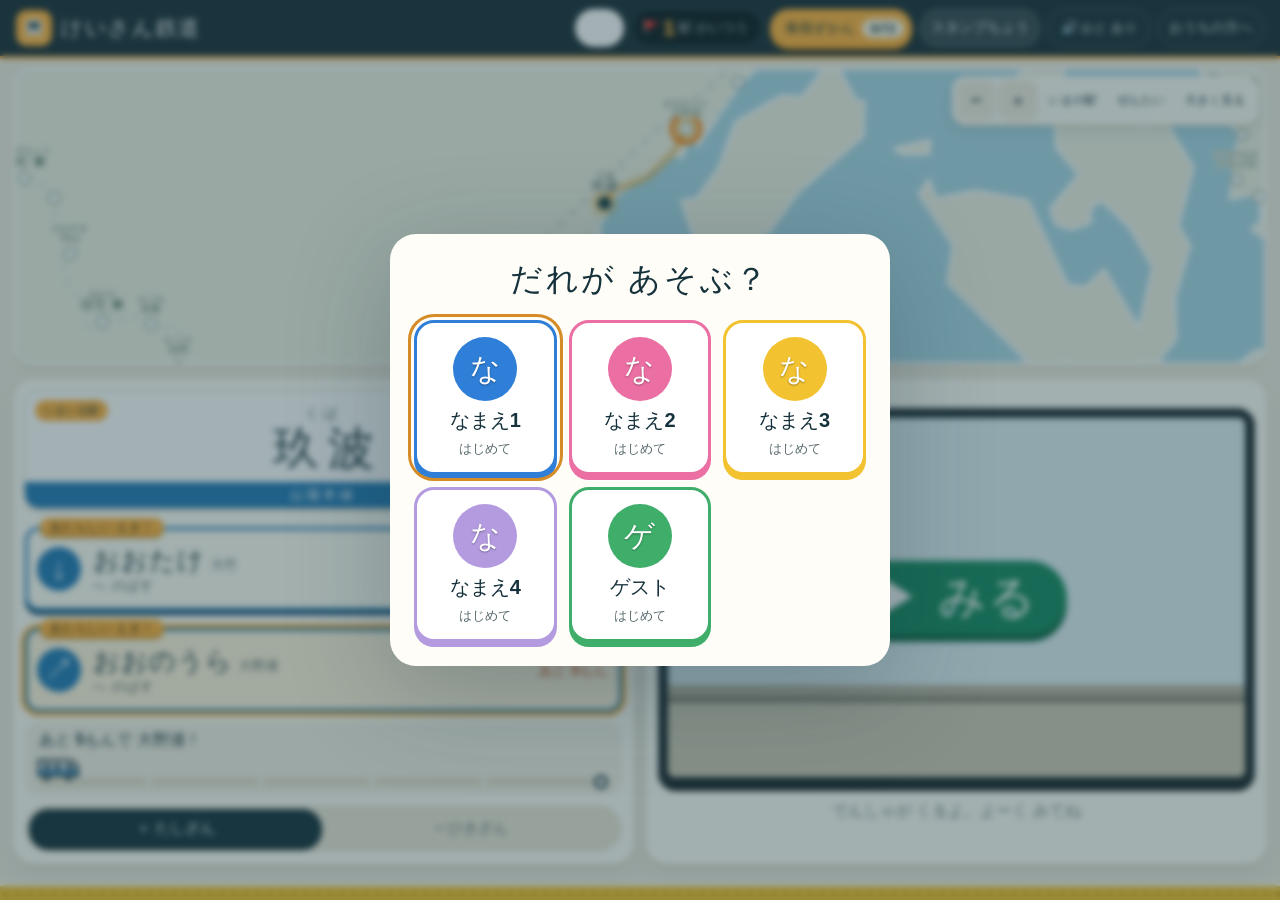
<file: index.html>
<!doctype html><html lang="ja" class="game-root"><head><meta charset="utf-8"><meta name="viewport" content="width=device-width,initial-scale=1,maximum-scale=1,user-scalable=no"><meta name="theme-color" content="#183e4a"><meta name="apple-mobile-web-app-capable" content="yes"><meta name="apple-mobile-web-app-status-bar-style" content="default"><link rel="apple-touch-icon" sizes="180x180" href="assets/apple-touch-icon.png?v=20261121_6"><link rel="icon" href="assets/favicon.ico?v=20261121_6" sizes="48x48"><link rel="manifest" href="app.webmanifest?v=20261121_6"><meta name="robots" content="noindex,nofollow"><meta name="app-version" content="20261121_6"><title>けいさん鉄道｜玖波から広がる鉄道の旅</title><link rel="stylesheet" href="style.css?v=20261121_6"></head><body class="game"><div class="status-sampler" aria-hidden="true"></div>
<header><a class="brand" href="./" aria-label="けいさん鉄道"><span class="brand-mark" aria-hidden="true"><svg viewBox="0 0 32 32"><rect x="6" y="5" width="20" height="19" rx="6" fill="#fff"/><rect x="9" y="9" width="14" height="7" rx="2" fill="#16323c"/><circle cx="11.5" cy="20" r="1.8" fill="#16323c"/><circle cx="20.5" cy="20" r="1.8" fill="#16323c"/><path d="M10 24l-3 4M22 24l3 4" stroke="#fff" stroke-width="2.4" stroke-linecap="round"/></svg></span><span class="brand-name">けいさん鉄道</span> <small>玖波から、ほんものの鉄道の旅へ。</small></a><nav aria-label="メニュー"><button id="who-open" class="who-badge" aria-label="あそぶ人を かえる"><i aria-hidden="true"></i><span id="who-name"></span></button><div class="network-counter" aria-label="開通した駅の数"><span aria-hidden="true">🚩</span><strong id="station-count">1</strong><span>駅 かいつう</span></div><button id="collection-open"><span class="wide-only">車両</span>ずかん <span id="collection-count"></span></button><button id="stamps-open">スタンプ<span class="wide-only">ちょう</span></button><button id="sound-toggle" aria-pressed="true" aria-label="おと あり">🔊<span class="wide-only"> おと あり</span></button><button id="parent" aria-label="おうちの方へ">おうち<span class="wide-only">の方へ</span></button></nav></header>
<main><section class="world"><button id="map-open" class="map-open"><b><span aria-hidden="true">🗺️</span> ちずを ひらく</b></button>
<div class="map-toolbar" role="group" aria-label="路線図の操作"><button id="zoom-out" aria-label="地図を縮小">−</button><button id="zoom-in" aria-label="地図を拡大">＋</button><button id="map-current">いまの駅</button><button id="map-all">ぜんたい</button><button id="map-full">大きく見る</button></div>
<div class="map-wrap" id="map-wrap"><svg id="map" role="img" aria-label="山陽本線と支線の開通路線図"></svg><div class="map-caption">指でうごかせるよ · 白い駅は これから</div></div><div id="legend" class="legend"></div><div id="map-selection" class="map-selection" aria-live="polite"></div><p class="map-note">駅順・分岐は実際の路線に対応。駅の間隔は見やすく調整しています。</p>
<div class="destination" hidden aria-hidden="true"><div class="eyebrow">つぎの車両カード</div><div id="next-card"></div></div></section>
<section class="play"><p id="rest-note" class="rest-note" role="status" hidden>もうすこしで ひとやすみ だよ</p><div class="travel-panel"><div class="travel-summary"><div class="station-sign"><div class="sign-line" id="current-line"></div><small id="current-reading"></small><h2 id="current-name"></h2><span>いまいる駅</span></div><div id="directions" class="directions"></div><div class="journey-progress"><span id="build-label"></span><div id="dots"></div></div><button id="use-credit" class="primary" hidden></button></div><div class="mode-tabs" id="mode-tabs" role="group" aria-label="計算モード"></div><button id="quiz-start" class="quiz-start">🚃 けいさんして しゅっぱつ！</button></div><div class="exercise"><div class="quiz-bar"><button id="quiz-back" aria-label="ろせんずに もどる">← もどる</button><span id="quiz-goal"></span><span id="quiz-dots" aria-hidden="true"></span></div><div class="equation"><span id="question"></span><output id="answer" aria-label="入力した答え">?</output></div><p id="feedback" role="status" aria-live="polite"></p><div class="keypad" id="keypad"></div><button id="next" class="primary" hidden>つぎの もんだい →</button><div class="freight-go" id="freight-go" hidden><p id="freight-text"></p><button id="freight-start" class="primary">📦 コンテナを つむ</button></div></div><p id="save-status" class="save-status" role="status"></p></section></main>
<div class="rotate-note" aria-hidden="true"><span>📱</span><b>たてに してね</b></div><footer>5もん せいかいで、となりの えきへ しゅっぱつ。 <a href="sources.html" target="_blank" rel="noopener">写真・路線の出典</a></footer>
<dialog id="who" class="who-dialog" aria-labelledby="who-heading"><h2 id="who-heading">だれが あそぶ？</h2><div id="who-list" class="who-list"></div><p id="who-sync" class="who-sync" role="status" hidden>きろくを そろえているよ…</p><button id="who-close" class="dialog-close" hidden>とじる</button></dialog>
<dialog id="news" class="news-dialog" aria-labelledby="news-heading"><div class="eyebrow">NEW</div><h2 id="news-heading">あたらしい けいさんが できるように なったよ！</h2><ul id="news-list" class="news-list"></ul><button id="news-close" class="primary">やってみる！</button></dialog>
<dialog id="transfer" class="news-dialog transfer-dialog" aria-labelledby="transfer-heading"><div class="eyebrow">のりかえ あんない</div><h2 id="transfer-heading"></h2><p id="transfer-text"></p><div class="transfer-actions"><button id="transfer-go" class="primary"></button><button id="transfer-stay"></button></div></dialog>
<dialog id="rest" class="news-dialog rest-dialog" aria-labelledby="rest-heading"><div class="eyebrow">きゅうけい</div><div class="rest-depot" aria-hidden="true"><svg viewBox="0 0 220 110"><path d="M8 100H212" stroke="#16323c" stroke-width="4" stroke-linecap="round"/><path d="M20 106h8M50 106h8M80 106h8M110 106h8M140 106h8M170 106h8M200 106h8" stroke="#16323c" stroke-width="3" stroke-linecap="round"/><path d="M96 42L154 16 212 42V100H96Z" fill="#e2dbc9" stroke="#16323c" stroke-width="4" stroke-linejoin="round"/><rect x="112" y="50" width="84" height="50" rx="4" fill="#16323c"/><path d="M40 58h66a14 14 0 0 1 14 14v22H40Z" fill="#fff" stroke="#16323c" stroke-width="4" stroke-linejoin="round"/><path d="M40 82H120" stroke="#2f7fd8" stroke-width="6"/><rect x="50" y="64" width="16" height="11" rx="2" fill="#16323c"/><rect x="74" y="64" width="16" height="11" rx="2" fill="#16323c"/><path d="M98 64h8l8 11H98Z" fill="#16323c"/><circle cx="56" cy="97" r="5" fill="#16323c"/><circle cx="100" cy="97" r="5" fill="#16323c"/><text x="20" y="40" font-size="20" font-weight="900" fill="#2f7fd8">Z</text><text x="36" y="26" font-size="15" font-weight="900" fill="#2f7fd8">z</text><text x="48" y="14" font-size="11" font-weight="900" fill="#2f7fd8">z</text></svg></div><h2 id="rest-heading" tabindex="-1" autofocus>でんしゃも ひとやすみ</h2><p id="rest-text">たくさん はしったね！ でんしゃは しゃこで てんけん ちゅう。</p><p id="rest-done" class="rest-done"></p><div class="rest-meter" aria-hidden="true"><span id="rest-bar"></span></div><p id="rest-left" class="rest-left" role="status"></p><button id="rest-go" class="primary" hidden>しゅっぱつ しんこう！</button><button id="rest-who" class="rest-who">ほかの 人に かわる</button><details class="rest-adult"><summary>おうちの方へ</summary><p>休憩を終わらせるときは、答えを入力してください：<span id="rest-question"></span></p><input id="rest-answer" inputmode="numeric" autocomplete="off" aria-label="確認の計算の答え"><button id="rest-unlock">休憩を終わらせる</button><p id="rest-status" role="status"></p></details></dialog>
<dialog id="reward"><div class="eyebrow">NEW STATION</div><h2 id="reward-title"></h2><p id="reward-text"></p><div id="reward-stamp"></div><p id="reward-total" class="answer-total" hidden><span aria-hidden="true">✏️</span> ぜんぶで <b id="answer-count">0</b>もん とけたよ！</p><div id="reward-cards"></div><button id="reward-close" class="primary">つぎへ →</button></dialog>
<dialog id="tsumiki" class="tsumiki-dialog" aria-labelledby="tsumiki-ask"><div class="tsumiki-head"><span id="tsumiki-lv" class="tsumiki-lv"></span><div><small id="tsumiki-to"></small><h2 id="tsumiki-ask">おてほんと おなじに コンテナを つもう</h2></div><button id="tsumiki-close" class="dialog-close">やめる</button></div><div class="tsumiki-main"><section class="tsumiki-box tsumiki-model"><div class="tsumiki-row"><button class="turn" data-turn="model,-1" aria-label="おてほんを ひだりに まわす">↺</button><b>おてほん</b><button class="turn" data-turn="model,1" aria-label="おてほんを みぎに まわす">↻</button></div><canvas id="tsumiki-model" aria-label="おてほんの コンテナ"></canvas></section><section class="tsumiki-box tsumiki-play"><div class="tsumiki-row tsumiki-turns"><button class="turn" data-turn="play,-1" aria-label="ひだりに まわす">↺</button><b>じぶんの だい</b><button class="turn" data-turn="play,1" aria-label="みぎに まわす">↻</button></div><canvas id="tsumiki-play" aria-label="コンテナを つむ だい（タップで つむ）"></canvas><div class="tsumiki-row tsumiki-tools"><button class="turn" data-turn="play,-1" aria-label="ひだりに まわす">↺</button><button data-tool="w" class="on" aria-pressed="true"><i class="tsumiki-sw w"></i>つむ</button><button data-tool="d" aria-pressed="false"><i class="tsumiki-sw d"></i>つむ</button><button data-tool="x" aria-pressed="false">とる</button><button id="tsumiki-clear">ぜんぶ とる</button><button class="turn" data-turn="play,1" aria-label="みぎに まわす">↻</button></div></section></div><div class="tsumiki-done" id="tsumiki-done" hidden><div><p>できた！</p><button id="tsumiki-next" class="primary">つぎの かたち →</button></div></div></dialog>
<dialog id="drive" class="drive-dialog" aria-labelledby="drive-heading"><div class="drive-head"><span class="drive-kaitsu" id="drive-heading">かいつう！</span><span class="drive-route" id="drive-title"></span><button id="drive-sound" class="drive-sound" aria-pressed="true">🔊 おと あり</button></div>
<div id="drive-run"><div class="drive-stage"><canvas id="drive-canvas" aria-label="でんしゃが はしる けしき"></canvas><div class="drive-led" aria-live="polite"><span id="drive-kind">ふつう</span><b id="drive-led"></b></div><div class="drive-battery" id="drive-battery" hidden><div class="bat-row"><span id="drive-bat-from"></span><i id="drive-bat-arrow" class="bat-arrow" aria-hidden="true"></i><span class="bat-cell" aria-label="でんち"><i id="drive-bat-level"></i><b aria-hidden="true">⚡</b></span></div><p id="drive-bat-text"></p></div></div>
<div class="drive-console" id="drive-console"><div class="drive-meter" aria-label="はやさ"><b id="drive-speed">0</b><small>km/h</small><span id="drive-state">とまっています</span></div><div class="drive-mid"><div class="drive-track" aria-hidden="true"><span class="rail"></span><span class="done" id="drive-done-bar"></span><span class="stn" style="left:0%"></span><span class="lbl" style="left:0%" id="drive-to"></span><span class="stn" style="left:100%"></span><span class="lbl" style="left:100%" id="drive-from"></span><span class="me" id="drive-me" style="left:100%">▼</span></div><p class="drive-msg" id="drive-msg" role="status"></p><div class="drive-buttons"><button class="drive-go" id="drive-door">ドアを しめる</button><button id="drive-horn" aria-label="けいてき（おしている あいだ なる）">けいてき</button><button id="drive-change">でんしゃを かえる</button><button id="drive-skip">とばす ⏭</button></div></div><div class="drive-lever" role="group" aria-label="マスコン"><div class="notches"><button class="notch n-go" data-n="1" disabled>すすむ <small>▲</small></button><button class="notch n-coast on" data-n="0" disabled>そのまま <small>●</small></button><button class="notch n-brake" data-n="-1" disabled>ブレーキ <small>■</small></button></div><div class="drive-handle" aria-hidden="true"><i id="drive-knob"></i></div></div></div>
<div class="drive-arrive" id="drive-arrive" hidden><h2 id="drive-arrive-title"></h2><p id="drive-rating"></p><div class="drive-buttons"><button class="drive-go" id="drive-done">つぎへ →</button><button id="drive-again">もういちど</button></div></div></div>
<div id="drive-choose" hidden><p class="drive-ask">どの でんしゃに する？</p><div id="drive-grid" class="drive-grid"></div></div></dialog>
<dialog id="collection" class="wide-dialog"><div class="dialog-heading"><h2><ruby>車両<rt>しゃりょう</rt></ruby>ずかん <span id="collection-got" class="collection-got"></span></h2><button class="dialog-close dialog-up" aria-label="うえへ"><span aria-hidden="true">↑</span><span class="up-word" aria-hidden="true">うえへ</span></button><button id="collection-close" class="dialog-close"><span aria-hidden="true">✕</span>とじる</button></div><p class="collection-lead">おおきな えきまで、ひとえきずつ。ほんものの でんしゃに あいにいこう！</p><div id="collection-filter" class="collection-filter" role="group" aria-label="しぼりこみ"></div><div id="collection-grid"></div><div class="dialog-foot"><button class="dialog-top">↑ うえへ</button><button class="primary dialog-done">とじる</button></div></dialog>
<dialog id="stampbook" class="wide-dialog"><div class="dialog-heading"><h2>えきスタンプちょう <span id="stamps-got" class="collection-got"></span></h2><button class="dialog-close dialog-up" aria-label="うえへ"><span aria-hidden="true">↑</span><span class="up-word" aria-hidden="true">うえへ</span></button><button id="stamps-close" class="dialog-close"><span aria-hidden="true">✕</span>とじる</button></div><p class="collection-lead">かいつうした えきで、スタンプを あつめよう！</p><div id="stamps-book"></div><div class="dialog-foot"><button class="dialog-top">↑ うえへ</button><button class="primary dialog-done">とじる</button></div></dialog>
<dialog id="parents"><div class="dialog-heading"><h2>おうちの方へ</h2><button id="parent-close-top" class="dialog-close"><span aria-hidden="true">✕</span>とじる</button></div><section class="people-section" aria-labelledby="who-now-heading"><h3 id="who-now-heading">いま あそんでいる人：<span id="who-now" class="who-now"></span></h3><div id="stats"></div></section><p class="parent-group">この人の設定</p><details class="parent-part kind-part" open><summary>出す計算の種類</summary><p>学年に合わせて、1つずつ増やせます。新しく増やすと、次に遊ぶときにお祝いが出ます。同じ計算で2つ以上えらぶと、まぜて出ます。</p><div id="kind-list" class="kind-list"></div><div id="plan" class="plan"></div><div class="kind-actions"><button id="kinds-all">すべて選ぶ</button><button id="kinds-first">10まで＋パッと見にする</button></div><button id="guest-clear" hidden>ゲストの記録を消す</button></details><details class="parent-part"><summary>きゅうけい</summary><p>続けて遊んだ時間がたつと、区間が終わったところで休憩の画面になり、休憩が終わるまで遊べません。5分以上さわらなかった時間は数えず、10分以上はなれると0分にもどります。</p><div class="rest-settings"><label><input type="checkbox" id="rest-on"> 休憩をはさむ</label><label>遊ぶ時間 <select id="rest-play"></select></label><label>休憩の長さ <select id="rest-len"></select></label></div><p id="rest-now"></p></details><details class="parent-part"><summary>なまえ</summary><p>この端末だけに保存されます（1〜10文字）。</p><div id="name-list" class="name-list"></div><button id="names-save">なまえを保存</button><p id="who-status" role="status"></p></details><p class="parent-group">記録と端末</p><details class="parent-part sync-section"><summary>iPadとiPhoneの記録を そろえる（同期）</summary><p>同じ合言葉を入れた端末どうしで、なまえ1〜4の記録（正解数・開通した駅・カード・スタンプ・休憩）が自動で そろいます。なまえ・ゲストは送りません。合言葉は この端末に覚えます（iPhoneは Safari と ホーム画面のアプリで 別々に入れてください）。通信できないときは この端末に保存し、つながったら そろえます。</p><label class="sync-key">合言葉 <input id="sync-key" type="password" autocomplete="off" autocapitalize="off" spellcheck="false" maxlength="64"></label><label class="sync-on"><input type="checkbox" id="sync-on"> 同期する</label><div class="sync-actions"><button id="sync-save">保存して そろえる</button><button id="sync-now">いま そろえる</button></div><p id="sync-status" role="status"></p></details><details class="parent-part"><summary>バックアップ（保存・復元）</summary><p>保存はこのURL・このブラウザ内で、人ごとに分かれています。ブラウザのデータを消すと記録も消えます（同期をオンにした なまえ1〜4は、ほかの端末と サーバーにも残ります）。芸備線は広島〜下深川を収録しています。</p><button id="export">この人のバックアップを保存</button><label class="file-label">この人のバックアップを復元（この時点に戻す）<input type="file" id="import" accept="application/json,.json"></label><p id="import-status" role="status"></p></details><details class="parent-part update-section"><summary>アプリの更新・おとの テスト</summary><p>記録とカードを残したまま、最新のアプリを読み直します。通信できる場所で行ってください。</p><button id="update-app">🔄 アプリを最新に更新</button><p class="update-version">現在のバージョン：<span id="app-version"></span></p><p id="update-status" role="status"></p><h4>おとの テスト</h4><p>音が出ないときに押してください。正解の音が鳴り、音のじょうたいが表示されます。</p><button id="sound-test">🔔 おとを ためす</button><p id="sound-test-status" role="status"></p></details><p class="parent-group">確かめる・しくみ</p><details class="parent-part"><summary>遊び方のしくみ</summary><p>5問正解で、えらんだ隣の駅まで運転します。まだの駅なら1区間開通し、開通済みの駅なら走るだけです（スタンプ・カードはなし）。開通済みの駅へは、地図の「ワープ」で計算なしで移れます。行き先を選び直しても正解数は減りません。両側から到達した線路をつなぐ場合も5問で1区間です。</p></details><details class="parent-part try-section"><summary>おためし運転（記録しない）</summary><p>開通していない区間も、計算せずに運転画面で確かめられます。読み上げ・景色・車両の絵の確認用です。開通・スタンプ・カードは増えず、車両はすべて選べます。</p><div class="try-pick"><label>路線 <select id="try-line"></select></label><label>区間 <select id="try-edge"></select></label></div><button id="try-run">🚃 はしってみる</button> <button id="try-stamp">📮 スタンプの こえ</button></details><a class="parent-sources" href="sources.html" target="_blank" rel="noopener">収録路線・カード獲得駅と出典</a><p class="parent-group danger">やりなおし（気をつけて）</p><details class="parent-part reset-section"><summary>最初からやりなおす</summary><p>いま あそんでいる人の 正解数・開通した駅・車両カードを消して、玖波駅からはじめます（計算の種類はそのまま）。リセット直前の記録は1回分だけこのブラウザに残り、あとから戻せます。心配なときは先に「バックアップを保存」してください。</p><label class="reset-check">確認のため、答えを入力してください：<span id="reset-question"></span><input id="reset-answer" inputmode="numeric" autocomplete="off" aria-label="確認の計算の答え"></label><button id="reset-app">最初からやりなおす</button><button id="reset-undo" hidden>リセット・復元の前の記録に戻す</button><p id="reset-status" role="status"></p></details><button id="parent-close" class="primary">とじる</button></dialog>
<script src="routes.js?v=20261121_6"></script><script src="land.js?v=20261121_6"></script><script src="cards.js?v=20261121_6"></script><script src="sticks.js?v=20261121_6"></script><script src="core.js?v=20261121_6"></script><script src="drive.js?v=20261121_6"></script><script src="tsumiki.js?v=20261121_6"></script><script src="app.js?v=20261121_6"></script></body></html>
</file>
<file: style.css>
:root{font-family:-apple-system,BlinkMacSystemFont,"Hiragino Kaku Gothic ProN",sans-serif;color:#193d47;background:#f2f4ee;font-synthesis:none}*{box-sizing:border-box}body{margin:0}button{font:inherit;cursor:pointer;border:0;touch-action:manipulation;color:inherit;background:white;border-radius:10px;min-height:44px;padding:10px 15px;font-weight:700}button:focus-visible,a:focus-visible,input:focus-visible{outline:3px solid #d68c26;outline-offset:3px}button:disabled{opacity:.5;cursor:default}a{color:#246d7e}header{max-width:1480px;margin:auto;display:flex;justify-content:space-between;align-items:center;padding:22px 30px;gap:12px}.brand{text-decoration:none;font-size:26px;letter-spacing:.05em;font-weight:900;color:#193d47}.brand small{display:block;font-size:10px;font-weight:500;letter-spacing:.14em;margin-top:6px}nav{display:flex;gap:8px}nav button{border:1px solid #d4ded7;background:transparent;font-size:12px}main{max-width:1480px;margin:auto;padding:8px 30px 18px;display:grid;grid-template-columns:minmax(0,1.55fr) minmax(320px,1fr);gap:28px}.world{min-width:0}.world-heading{display:flex;align-items:center;justify-content:space-between;gap:12px}.eyebrow{font-size:10px;letter-spacing:.14em;font-weight:800;color:#6c8584}h1{font-size:clamp(25px,2.6vw,37px);line-height:1.5;margin:10px 0 16px}.network-counter{padding:14px 18px;border-left:1px solid #cfd9d3;text-align:center;white-space:nowrap}.network-counter strong{font-size:36px;display:block}.network-counter span{font-size:11px}.map-toolbar{display:flex;align-items:center;gap:5px;margin:4px 0 8px}.map-toolbar span{font-size:13px;margin-right:auto;font-weight:800}.map-toolbar button{font-size:11px;padding:8px 10px;background:#e0e8df;min-width:42px}.map-wrap{position:relative;background:#e9efe4;overflow:hidden;border:1px solid #d1ded0;border-radius:16px;height:370px;touch-action:none}.map-wrap svg{width:100%;height:100%;display:block;user-select:none}.map-wrap .station-node,.map-wrap .station-label{cursor:pointer}.map-wrap text{font-family:inherit;paint-order:stroke;stroke:#eef3e8;stroke-width:5px;stroke-linejoin:round}.map-caption{position:absolute;bottom:9px;left:12px;padding:6px 9px;border-radius:6px;background:#fffffff0;color:#65796f;font-size:10px;pointer-events:none}.legend{display:flex;gap:7px 15px;flex-wrap:wrap;padding:12px 0;font-size:10px}.legend i{display:inline-block;width:16px;height:4px;margin-right:5px;vertical-align:middle;background:var(--line)}.map-selection{min-height:43px;display:flex;gap:10px;align-items:center;flex-wrap:wrap;font-size:12px}.map-selection button{background:#dbe8dc;font-size:12px}.map-note{font-size:10px;color:#6d817a;line-height:1.6;margin:8px 0 16px}.destination{background:#fffdf6;border:1px solid #e0e4d9;padding:15px;border-radius:14px}#next-card{display:flex;gap:14px;align-items:center;margin-top:9px}#next-card img{width:105px;height:65px;object-fit:contain;background:#e6eae1;border-radius:7px}#next-card b{font-size:13px;display:block}#next-card p{font-size:12px;margin:6px 0 0;color:#64766c}.play{align-self:start;background:#fffef9;border:1px solid #dee4d9;border-radius:22px;padding:20px;box-shadow:0 10px 30px #193d4705}.station-sign{text-align:center;border:1px solid #cbd8ce;background:#fff;position:relative;border-radius:8px;overflow:hidden;padding:14px 8px 12px}.sign-line{height:7px;position:absolute;inset:0 0 auto;background:#247ab5}.station-sign small{font-size:11px;letter-spacing:.12em}.station-sign h2{font-size:29px;letter-spacing:.18em;margin:6px 0}.station-sign>span{font-size:9px;color:#7d8c84}.directions{display:flex;flex-wrap:wrap;gap:6px;margin:12px 0}.directions button{flex:1;min-width:100px;border:1px solid #dce2d7;padding:9px 8px;font-size:14px;background:#f3f5ed}.directions button.active{border-color:#176654;background:#e4eee3;box-shadow:inset 0 -3px #176654}.directions small{display:block;font-size:9px;font-weight:500;margin-top:4px}.journey-progress{display:flex;align-items:center;justify-content:space-between;gap:8px;margin:14px 0 18px;font-size:12px;font-weight:700}#dots{display:flex;gap:5px}#dots i{width:12px;height:12px;border-radius:50%;background:#d9e1d5}#dots i.on{background:#dfa445}.mode-tabs{display:flex;background:#edf0e7;padding:4px;border-radius:12px;gap:4px}.mode-tabs button{flex:1;background:transparent;font-size:14px;padding:8px}.mode-tabs button.active{background:#193d47;color:#fff}.equation{display:flex;justify-content:center;align-items:center;gap:13px;font-size:clamp(35px,3.7vw,49px);font-weight:800;margin:18px 0 10px;white-space:nowrap;font-variant-numeric:tabular-nums}output{border:2px solid #bacbab;background:#eff3df;border-radius:12px;min-width:78px;text-align:center;padding:7px 3px;color:#176654}#feedback{min-height:21px;font-size:12px;color:#6c7d70;text-align:center;margin:10px 0 15px}.keypad{display:grid;grid-template-columns:repeat(3,1fr);gap:8px}.keypad button{height:56px;background:#edf0e7;box-shadow:0 3px 0 #dbe1d4;font-size:26px}.keypad .action{font-size:14px}.keypad .submit,.primary{background:#176654;color:white}.keypad button:active{transform:translateY(2px);box-shadow:none}.primary{width:100%;margin:10px 0;min-height:48px}.save-status{font-size:10px;color:#728379;text-align:center;line-height:1.7;margin:15px 0 0}footer{text-align:center;font-size:11px;color:#73847b;padding:20px}footer a{margin-left:15px}dialog{border:0;border-radius:22px;max-width:500px;width:calc(100% - 30px);max-height:90dvh;overflow:auto;padding:25px;color:#193d47;background:#fffef8;box-shadow:0 25px 100px #142c3740}dialog::backdrop{background:#193d4766;backdrop-filter:blur(3px)}dialog p{font-size:13px;line-height:1.8}.reward-reading{text-align:center;margin:18px 0 3px!important}#reward-title{text-align:center;font-size:32px;margin:0}#reward-text{text-align:center}.card{border:1px solid #d5dfd0;border-radius:13px;overflow:hidden;background:#fff}.card img{width:100%;height:180px;object-fit:contain;background:#e8ece4;display:block}.card .card-body{padding:13px}.card h3{font-size:17px;margin:0 0 6px}.card p{font-size:12px;margin:7px 0}.card .credit{font-size:9px;color:#7d8c82}.wide-dialog{max-width:940px}.dialog-heading{display:flex;align-items:center;justify-content:space-between;gap:10px}.dialog-heading h2{margin:0}#collection-grid{display:grid;grid-template-columns:repeat(2,minmax(0,1fr));gap:15px}.card.locked{background:#eaf0e5;border-style:dashed}.card.locked .placeholder{height:130px;display:grid;place-items:center;font-size:25px;color:#879b8e}.card.locked .placeholder>span{grid-area:1/1}.card.locked .mystery-train{font-size:92px;filter:brightness(0);opacity:.18}.card.locked .mystery-mark{font-size:54px;font-weight:900;color:#5f7a6c}.card.locked h3{letter-spacing:.12em;color:#7d8c82}.file-label{display:block;font-size:13px;margin:15px 0;padding:12px;border:1px solid #dae2d3;border-radius:9px}.file-label input{display:block;max-width:100%;margin-top:10px}.map-expanded{position:fixed!important;inset:15px!important;z-index:5;background:#f2f4ee;padding:16px;overflow:auto;border-radius:18px;box-shadow:0 0 0 100vmax #193d4770}.map-expanded .world-heading,.map-expanded .destination,.map-expanded .map-note{display:none}.map-expanded .map-wrap{height:calc(100dvh - 200px)}.map-expanded .legend{margin:0}.map-expanded .map-toolbar{margin-top:0}.sources{max-width:900px;margin:auto;padding:30px;line-height:1.8}.sources article{border-top:1px solid #ccd8cd;padding:20px 0}.sources img{width:220px;height:145px;object-fit:contain}.sources a{overflow-wrap:anywhere}@media(max-width:800px){header{padding:16px}.brand{font-size:20px}.brand small{font-size:8px}nav{gap:4px}nav button{font-size:10px;padding:8px}main{padding:8px 16px;grid-template-columns:1fr;gap:20px}.world-heading h1{font-size:24px}.network-counter strong{font-size:30px}.map-wrap{height:270px}.destination{padding:12px}.play{padding:18px}.map-note{margin:6px 0 10px}.map-toolbar button{font-size:10px;padding:8px}.map-toolbar span{font-size:11px}.equation{font-size:43px}.keypad button{height:58px}#collection-grid{grid-template-columns:1fr}}@media(prefers-reduced-motion:reduce){*{scroll-behavior:auto!important}}

/* Map above, controls below: keep the railway visible while hands use the console. */
header{max-width:1500px;padding:12px 24px}
.brand{font-size:22px}
.brand small{margin-top:2px}
main{max-width:1500px;padding:4px 24px 12px;display:flex;flex-direction:column;gap:14px}
.world{width:100%}
.world-heading{min-height:42px}
.world-heading h1{font-size:18px;line-height:1.25;margin:0}
.world-heading h1 br{display:none}
.world-heading .eyebrow{font-size:9px}
.network-counter{padding:2px 12px}
.network-counter strong{font-size:24px;line-height:1}
.map-toolbar{justify-content:flex-end;margin:2px 0 6px}
.map-toolbar span{margin-right:auto}
.map-toolbar button{min-height:36px;padding:5px 10px}
.map-wrap{height:clamp(230px,27vh,370px);border-radius:18px}
.legend{padding:6px 0 2px}
.map-selection{min-height:35px}
.map-selection button{min-height:36px;padding:6px 10px}
.map-note{margin:0;font-size:9px}
.destination[hidden]{display:none!important}
.play{width:100%;min-height:60vh;padding:16px 22px 12px;display:flex;flex-direction:column;align-items:center;gap:6px;border-radius:22px;background:#fffefb;box-shadow:0 12px 34px #193d470d}
.travel-summary{display:grid;grid-template-columns:150px minmax(0,1fr) minmax(145px,205px);align-items:center;gap:12px;width:100%}
.station-sign{padding:10px 8px 8px}
.station-sign h2{font-size:25px;margin:3px 0;letter-spacing:.08em}
.directions{margin:0;gap:8px}
.directions button{min-width:100px;min-height:58px;padding:6px 8px;background:#f3f5ed}
.journey-progress{margin:0;display:flex;flex-direction:column;align-items:flex-start;gap:7px;font-size:13px}
#dots i{width:14px;height:14px}
#use-credit{grid-column:1/-1;max-width:420px;justify-self:center;margin:0}
.mode-tabs{width:max-content;max-width:100%;margin:4px auto 0;border-radius:999px;padding:3px}
.mode-tabs button{flex:none;min-height:36px;padding:5px 17px;border-radius:999px;font-size:13px}
.exercise{width:100%;display:flex;flex-direction:column;align-items:center}
.exercise.special .equation{padding:2px 14px;box-shadow:0 0 0 4px #ffb23e;border-radius:16px}
.exercise.special #feedback{color:#b35f00;font-weight:800}
.game .exercise.called{animation:called .45s ease-in-out 3}
@keyframes called{50%{box-shadow:0 0 0 6px #ffb23e,0 12px 28px #16323c0d}}
.equation{font-size:clamp(44px,5.8vw,68px);margin:4px 0 0;gap:18px;line-height:1.2}
output{min-width:95px;padding:3px 8px;border-radius:15px}
#feedback{min-height:20px;margin:3px 0 8px;font-size:13px}
.keypad{width:min(100%,356px);grid-template-columns:repeat(3,minmax(0,1fr));gap:11px}
.keypad button{height:clamp(74px,8.2vh,96px);min-width:0;padding:6px;font-size:32px;border-radius:18px;background:#edf2e8;box-shadow:0 5px 0 #cedbc8,0 7px 14px #193d4712}
.keypad .action{font-size:17px}
.keypad .submit{background:#198064;color:#fff;box-shadow:0 5px 0 #0e5947,0 7px 14px #193d4720}
.keypad button:active{transform:translateY(4px);box-shadow:0 1px 0 #bcccb7}
#next{max-width:356px;margin:14px 0 0}
.save-status{margin:4px 0 0}
footer{padding:10px 16px 20px}
.map-expanded{display:block;min-height:0}
.map-expanded .map-wrap{height:calc(100dvh - 200px)}

@media(max-width:700px){
 header{padding:10px 14px}.brand{font-size:19px}.brand small{font-size:8px}
 main{padding:4px 12px 12px;gap:12px}
 .world-heading .eyebrow{display:none}.world-heading h1{font-size:15px}
 .map-wrap{height:clamp(220px,27vh,320px)}
 .map-toolbar{flex-wrap:wrap}.map-toolbar button{font-size:10px;padding:5px 8px}
 .map-note{display:none}
 .play{padding:14px 12px}
 .travel-summary{grid-template-columns:120px minmax(0,1fr);gap:8px}
 .station-sign h2{font-size:22px}
 .directions button{min-width:90px;font-size:12px}
 .journey-progress{grid-column:1/-1;flex-direction:row;justify-content:center;align-items:center}
 .equation{font-size:clamp(39px,9vw,58px)}
 .keypad{width:min(100%,340px)}
 .keypad button{height:clamp(68px,9vh,88px)}
}
@media(max-width:430px){
 header{align-items:flex-start}.brand small{max-width:150px;line-height:1.2}
 nav{flex-wrap:wrap;justify-content:flex-end}
 .world-heading h1{max-width:200px}
 .map-toolbar span{width:100%}
 .travel-summary{grid-template-columns:1fr}
 .station-sign{max-width:220px;width:100%;justify-self:center}
 .directions{justify-content:center}
 .journey-progress{grid-column:auto}
 .keypad button{height:76px}
}

@media(min-width:701px) and (max-width:1100px) and (orientation:portrait){
 .world{position:relative}
 .map-toolbar{position:absolute;top:48px;right:10px;z-index:1;margin:0;padding:4px;border-radius:12px;background:#f8fbf1e8;box-shadow:0 2px 10px #193d4714}
 .map-toolbar span{display:none}
 .map-wrap{height:clamp(270px,24.5vh,320px)}
 .map-note{display:none}
 .keypad{width:min(100%,clamp(310px,34vw,356px));gap:9px}
 .keypad button{height:clamp(74px,7vh,96px)}
}
@media(min-width:701px) and (max-width:1100px) and (orientation:portrait){
 .play{gap:3px}
 .station-sign{padding:6px 8px 5px}
 .station-sign h2{font-size:23px;margin:1px 0}
 .mode-tabs{margin-top:0}
}

/* The playable screen follows Safari's visible viewport, including its bars. */
body.game{height:100dvh;max-height:100dvh;overflow:hidden;display:flex;flex-direction:column;overscroll-behavior:none}
.game header{width:100%;flex:0 0 52px;min-height:0;margin:0 auto;padding:5px 16px}
.game .brand{font-size:19px;line-height:1.1}
.game .brand small{margin-top:1px}
.game nav button{min-height:36px;padding:6px 10px}
.game main{width:100%;flex:1;min-height:0;margin:0 auto;padding:0 12px 8px;gap:8px;overflow:hidden}
.game footer{display:none}
.game .world{position:relative;flex:1;min-height:0;display:flex;flex-direction:column;overflow:hidden}
.game .world-heading{flex:0 0 32px;min-height:0}
.game .world-heading .eyebrow{display:none}
.game .world-heading h1{font-size:15px}
.game .network-counter{padding:0 8px}
.game .network-counter strong{font-size:21px}
.game .map-toolbar{position:absolute;top:35px;right:6px;z-index:2;display:flex;flex-wrap:nowrap;width:auto;margin:0;padding:3px;border-radius:11px;background:#f8fbf1ee;box-shadow:0 2px 10px #193d4714}
.game .map-toolbar span{display:none}
.game .map-toolbar button{min-height:34px;padding:5px 9px;white-space:nowrap}
.game .map-wrap{flex:1;min-height:0;height:auto}
.game .legend{flex:0 0 auto;padding:4px 0 0}
.game .map-selection{flex:0 0 auto;min-height:30px;font-size:11px;gap:6px}
.game .map-selection button{min-height:30px;padding:3px 8px}
.game .map-note{display:none}
.game .play{flex:0 0 auto;align-self:stretch;width:100%;min-height:0;margin:0;padding:8px 12px 5px;gap:2px;overflow:hidden}
.game .travel-summary{grid-template-columns:110px minmax(0,1fr) minmax(120px,170px);gap:7px}
.game .station-sign{padding:5px 6px 3px}
.game .station-sign h2{font-size:22px;margin:0}
.game .station-sign small{font-size:9px}
.game .station-sign>span{font-size:8px}
.game .directions{gap:5px}
.game .directions button{min-width:90px;min-height:48px;padding:3px 6px;font-size:13px}
.game .directions small{font-size:8px;margin-top:1px}
.game .journey-progress{gap:3px;font-size:11px}
.game #dots i{width:11px;height:11px}
.game .mode-tabs{margin:0;padding:2px}
.game .mode-tabs button{min-height:31px;padding:3px 13px;font-size:12px}
.game .equation{font-size:clamp(34px,5.2vw,51px);line-height:1.1;margin:1px 0 0;gap:10px}
.game output{min-width:72px;padding:2px 6px;border-radius:11px}
.game #feedback{min-height:15px;margin:1px 0 3px;font-size:11px;line-height:1.2}
.game .keypad{width:min(100%,316px);gap:7px}
.game .keypad button{height:clamp(52px,7dvh,74px);min-height:0;padding:3px;border-radius:14px;font-size:27px;box-shadow:0 3px 0 #cedbc8}
.game .keypad .action{font-size:15px}
.game .keypad .submit{box-shadow:0 3px 0 #0e5947}
.game #next{min-height:48px;margin:6px 0 0}
.game .save-status{min-height:12px;margin:1px 0 0;font-size:9px;line-height:1.2}

/* Expanded route map occupies the whole visible viewport. */
.game .world.map-expanded{position:fixed!important;inset:0!important;z-index:1000;width:100vw;height:100dvh;max-width:none;min-height:0;padding:10px;background:#f2f4ee;display:flex;flex-direction:column;overflow:hidden;border-radius:0;box-shadow:none}
.game .map-expanded .world-heading{display:none}
.game .map-expanded .map-toolbar{position:static;flex:0 0 auto;align-self:flex-end;margin:0 0 7px}
.game .map-expanded .map-wrap{flex:1;min-height:0;height:auto;width:100%}
.game .map-expanded .legend{flex:0 0 auto}
.game .map-expanded .map-selection{flex:0 0 auto}

@media(max-width:700px){
 .game header{flex-basis:47px;padding:4px 9px}
 .game .brand{font-size:16px}
 .game .brand small{font-size:7px}
 .game nav button{font-size:9px;padding:4px 6px}
 .game main{padding:0 7px 6px;gap:5px}
 .game .world-heading{flex-basis:26px}
 .game .world-heading h1{font-size:12px;max-width:none}
 .game .network-counter strong{font-size:17px}
 .game .map-toolbar{top:29px;right:3px}
 .game .map-toolbar button{min-width:34px;min-height:32px;padding:4px 5px;font-size:9px}
 .game .legend{font-size:8px;gap:4px 7px}
 .game .map-selection{font-size:10px}
 .game .play{padding:6px 8px 4px;gap:1px}
 .game .travel-summary{grid-template-columns:86px minmax(0,1fr);gap:4px}
 .game .station-sign{max-width:none}
 .game .station-sign h2{font-size:18px}
 .game .directions{gap:3px}
 .game .directions button{min-width:70px;min-height:43px;font-size:11px}
 .game .directions small{font-size:7px}
 .game .journey-progress{grid-column:1/-1;flex-direction:row;align-items:center;justify-content:center}
 .game .equation{font-size:36px}
 .game .keypad{width:min(100%,272px);gap:5px}
 .game .keypad button{height:clamp(48px,6.5dvh,60px);font-size:24px}
 .game .keypad .action{font-size:13px}
 .game .map-expanded .map-toolbar{top:auto;right:auto}
}
.game-root{height:100%;max-height:100%;overflow:hidden;overscroll-behavior:none;touch-action:manipulation}

/* Keep the answer area the same size before and after a correct answer. */
.game .travel-summary{grid-template-columns:170px minmax(0,1fr) minmax(120px,150px)}
.game .station-sign{min-height:92px;padding:9px 8px 6px;display:flex;flex-direction:column;align-items:center;justify-content:center}
.game .station-sign small{font-size:11px;line-height:1.2}
.game .station-sign h2{font-size:clamp(28px,3.6vw,34px);line-height:1.15;letter-spacing:.04em;margin:2px 0}
.game .station-sign>span{font-size:10px}
.game .exercise{display:grid;grid-template-columns:minmax(0,1fr);justify-items:center;align-items:start}
.game .exercise .equation{grid-column:1;grid-row:1}
.game #feedback{grid-column:1;grid-row:2}
.game .keypad{grid-column:1;grid-row:3}
.game #next{grid-column:1;grid-row:3;align-self:start;width:min(100%,316px);max-width:316px;margin:8px 0 0;z-index:1}
@media(max-width:700px){
 .game .travel-summary{grid-template-columns:105px minmax(0,1fr)}
 .game .station-sign{min-height:72px;padding:5px 3px 3px}
 .game .station-sign small{font-size:9px}
 .game .station-sign h2{font-size:22px}
 .game .station-sign>span{font-size:8px}
 .game #next{width:min(100%,272px);max-width:272px}
}
.game #next{align-self:center;margin:0}

/* Two clear work areas: choose the next station, then solve the problem. */
.game .play{display:grid;grid-template-columns:minmax(0,1fr) minmax(0,1fr);grid-template-rows:auto auto;align-items:stretch;gap:10px;padding:0;background:transparent;border:0;border-radius:0;box-shadow:none;overflow:visible}
.game .travel-panel,.game .exercise{min-width:0;min-height:0;height:100%;padding:12px;background:#fffefb;border:1px solid #dee4d9;border-radius:20px;box-shadow:0 8px 24px #193d470a}
.game .travel-panel{display:flex;flex-direction:column;gap:10px}
.game .travel-summary{display:flex;flex-direction:column;align-items:stretch;gap:10px;width:100%}
.game .station-sign{width:100%;min-height:106px;padding:12px 8px 8px}
.game .station-sign small{font-size:14px}
.game .station-sign h2{font-size:clamp(32px,4.4vw,42px);margin:3px 0}
.game .station-sign>span{font-size:13px}
.game .directions{display:flex;flex-direction:column;gap:7px;width:100%;margin:0}
.game .directions button{flex:none;width:100%;min-height:56px;padding:5px 8px;font-size:21px}
.game .directions small{font-size:13px;margin-top:0}
.game .journey-progress{display:flex;flex-direction:row;align-items:center;justify-content:space-between;gap:8px;width:100%;font-size:16px}
.game #dots i{width:14px;height:14px}
.game #use-credit{width:100%;max-width:none;margin:0;font-size:16px}
.game .travel-panel .mode-tabs{align-self:stretch;width:100%;margin-top:auto}
.game .mode-tabs button{flex:1;min-height:39px;font-size:15px}
.game .exercise{grid-template-rows:auto auto auto;align-content:center;justify-items:center}
.game .equation{font-size:clamp(40px,5.8vw,56px);gap:12px;margin:0}
.game output{min-width:80px;padding:4px 6px}
.game #feedback{font-size:16px;min-height:21px;margin:2px 0 6px}
.game .keypad{width:min(100%,340px);gap:8px}
.game .keypad button{height:clamp(60px,8.2dvh,78px);font-size:32px}
.game .keypad .action{font-size:17px}
.game #next{width:min(100%,340px);max-width:340px;font-size:18px}
.game .save-status{grid-column:1/-1;justify-self:stretch;margin:0;padding:4px 10px;font-size:14px;text-align:center}
.game .save-status[hidden]{display:none}
.game .brand small,.game .map-caption,.game .legend{display:none!important}
.game .world-heading h1{font-size:20px}
.game .network-counter span{font-size:13px}
.game .map-selection{font-size:14px;min-height:35px}
.game .map-selection button{font-size:14px;min-height:36px}
.game nav button{font-size:14px}
.game .map-toolbar button{font-size:13px;min-height:40px}
@media(max-width:700px){
 .game .play{gap:5px}
 .game .travel-panel,.game .exercise{padding:6px;border-radius:14px}
 .game .travel-panel,.game .travel-summary{gap:5px}
 .game .station-sign{min-height:72px;padding:5px 3px 3px}
 .game .station-sign small{font-size:10px}
 .game .station-sign h2{font-size:24px;margin:1px 0}
 .game .station-sign>span{font-size:9px}
 .game .directions{gap:4px}
 .game .directions button{min-height:44px;padding:2px;font-size:15px}
 .game .directions small{font-size:9px}
 .game .journey-progress{flex-wrap:wrap;justify-content:center;font-size:12px}
 .game #dots i{width:10px;height:10px}
 .game #use-credit{font-size:12px;min-height:44px;padding:3px}
 .game .mode-tabs button{min-height:34px;padding:3px;font-size:11px}
 .game .equation{font-size:26px;gap:3px}
 .game output{min-width:42px;padding:1px 2px}
 .game #feedback{font-size:11px;min-height:26px;text-align:center;margin:2px 0 4px}
 .game .keypad{width:100%;gap:4px}
 .game .keypad button{height:clamp(48px,6.5dvh,60px);font-size:23px}
 .game .keypad .action{font-size:11px}
 .game #next{width:100%;max-width:none;font-size:13px}
 .game .world-heading h1{font-size:15px}
 .game nav button{font-size:10px}
 .game .map-toolbar button{min-height:34px;font-size:10px}
 .game .map-selection{font-size:11px;min-height:31px}
 .game .map-selection button{font-size:11px;min-height:32px}
}
.game .map-selection:empty{display:none}

/* Compact header badge and map controls. */
.game header nav{align-items:center;flex-wrap:nowrap;min-width:0}
.game .network-counter{display:flex;align-items:center;justify-content:center;gap:4px;flex:none;min-height:36px;padding:5px 11px;border:1px solid #bad3c4;border-radius:999px;background:#e7f2e9;color:#245c48;white-space:nowrap;line-height:1.2;font-size:14px;font-weight:800}
.game .network-counter strong{display:inline;font-size:18px;line-height:1.2;font-variant-numeric:tabular-nums}
.game .network-counter span{font-size:13px;line-height:1.2}
.game .map-toolbar{top:6px;right:6px;gap:4px;padding:4px;max-width:calc(100% - 12px)}
.game .map-toolbar button{flex:none;min-width:40px;min-height:40px;padding:6px 9px;font-size:12px}

/* The route color and arrow connect each choice to the diagram. */
.game .directions .direction-choice{display:grid;grid-template-columns:36px minmax(0,1fr) auto;align-items:center;column-gap:8px;width:100%;min-height:67px;padding:7px 11px;text-align:left;line-height:1.2;border-radius:13px;box-shadow:none}
.game .direction-choice.forward{border:2px solid #cbdcd4;border-left:9px solid var(--route-color);background:#fffefb;color:#193d47}
.game .direction-choice.forward.active{border-color:#176654;border-left-color:var(--route-color);background:#e8f2e9;box-shadow:0 2px 7px #1766541c}
.game .direction-choice.return{border:1px solid #d9dfdc;border-left:5px solid #aebbb5;background:#f0f2ef;color:#52635f}
.game .direction-arrow{display:grid;place-items:center;width:34px;height:34px;border-radius:50%;background:#e3eee7;color:#176654;font-size:26px;font-weight:800;line-height:1}
.game .return .direction-arrow{background:#e3e8e4;color:#687973}
.game .direction-name{min-width:0;font-size:19px;font-weight:800;white-space:nowrap}
.game .direction-name small{display:block;margin-top:2px;font-size:11px;font-weight:500;line-height:1.2}
.game .direction-action{font-size:13px;font-weight:700}
.game .direction-detail{justify-self:end;max-width:118px;color:#45695b;font-size:11px;font-weight:700;text-align:right;line-height:1.3}
.game .return .direction-detail{color:#74817b}
.game .map-expanded .map-toolbar{max-width:100%}
@media(max-width:700px){
 .game .network-counter{min-height:32px;padding:4px 7px;gap:2px}
 .game .network-counter strong{font-size:15px}
 .game .network-counter span{font-size:10px}
 .game .map-toolbar{top:4px;right:4px;gap:2px;padding:3px}
 .game .map-toolbar button{min-width:32px;min-height:34px;padding:4px 5px;font-size:10px}
 .game .directions .direction-choice{grid-template-columns:25px minmax(0,1fr);column-gap:4px;min-height:51px;padding:4px 5px}
 .game .direction-arrow{width:24px;height:24px;font-size:19px}
 .game .direction-name{font-size:13px}
 .game .direction-name small{font-size:9px}
 .game .direction-action{font-size:10px}
 .game .direction-detail{grid-column:2;justify-self:start;max-width:none;font-size:9px;text-align:left}
}
@media(max-width:700px){.game .map-toolbar button{font-size:12px}}
.game .map-selection{position:absolute;left:8px;bottom:6px;z-index:3;max-width:calc(100% - 16px);min-height:0;padding:4px 8px;background:#fffefbf2;border-radius:9px;box-shadow:0 2px 8px #193d4714}
.game .map-selection:empty{display:none}

.sync-section{margin:22px 0 0;padding:18px 0 0;border-top:1px solid #dae2d3}
.sync-section h3{font-size:16px;margin:0 0 8px}
.sync-section p{margin:8px 0 12px}
.sync-key{display:block;font-size:13px;margin:0 0 10px}
.sync-key input{font:inherit;font-size:16px;width:min(18em,100%);min-height:44px;padding:6px 10px;border:1px solid #cbdcd0;border-radius:9px;margin-left:6px}
.sync-on{display:flex;align-items:center;gap:8px;min-height:44px;font-size:14px}
.sync-on input{width:22px;height:22px}
.sync-actions{display:flex;gap:10px;flex-wrap:wrap}
.sync-actions button{border:1px solid #cbdcd0;background:#e4eee3;min-height:48px;flex:1 1 12em;text-align:center}
.who-sync{margin:14px 0 0;font-size:16px;font-weight:700;color:#3b5a4a}
.update-section{margin:22px 0;padding:18px 0;border-top:1px solid #dae2d3;border-bottom:1px solid #dae2d3}
.update-section h3{font-size:16px;margin:0 0 8px}
.update-section p{margin:8px 0 12px}
.update-section button{border:1px solid #cbdcd0;background:#e4eee3;min-height:48px;width:100%;text-align:center}
.update-section .update-version{font-size:11px;color:#728379;margin:12px 0 0}
.try-section{margin:22px 0;padding:18px 0;border-top:1px solid #dae2d3}
.try-section h3{font-size:16px;margin:0 0 8px}
.try-section p{margin:8px 0 12px}
.try-pick{display:grid;gap:8px;margin:0 0 12px}
.try-pick label{display:flex;align-items:center;gap:8px}
.try-pick select{flex:1;min-width:0;min-height:44px;font:inherit}
.try-section button{border:1px solid #cbdcd0;background:#e4eee3;min-height:48px;width:100%;text-align:center;margin-top:8px}
.reset-section{margin:0 0 22px;padding:0 0 18px;border-bottom:1px solid #dae2d3}
.reset-section h3{font-size:16px;margin:0 0 8px}
.reset-section p{margin:8px 0 12px}
.reset-check{display:block;font-size:13px;margin:0 0 12px}
.reset-check span{font-weight:800;font-size:18px;margin:0 8px}
.reset-check input{font:inherit;font-size:18px;width:6em;min-height:44px;padding:6px 10px;border:1px solid #cbdcd0;border-radius:9px}
.reset-section button{border:1px solid #e3c4b8;background:#fbece6;color:#8a3a22;min-height:48px;width:100%;text-align:center}
.reset-section #reset-undo{margin-top:10px;border-color:#cbdcd0;background:#e4eee3;color:inherit}
#update-status{font-size:12px;margin:10px 0 0}
#update-status:empty{display:none}

/* Home redesign: a station platform. Dark signage for choices, an LED board for the problem, ticket-machine keys. */
.game{--ink:#16323c;--sign:#1c2f37;--sign-2:#26404a;--paper:#efebdf;--card:#fffdf7;--rim:#e2dbc9;--amber:#ffb23e;--go:#17895f;--go-deep:#0d6443;--num:ui-rounded,-apple-system,BlinkMacSystemFont,"Hiragino Sans",sans-serif;background:var(--paper);color:var(--ink)}
.game header{max-width:none;flex-basis:56px;padding:6px max(16px,calc((100% - 1500px)/2 + 16px));background:var(--sign);box-shadow:0 3px 0 var(--amber)}
.game .brand{display:flex;align-items:center;gap:9px;color:#fff;font-size:21px;letter-spacing:.08em;white-space:nowrap}
.game nav button{white-space:nowrap}
/* iOS 26+ home screen apps blur the top edge unless a fixed element there has a solid colour to sample. */
.status-sampler{position:fixed;top:0;left:0;right:0;height:1px;background:var(--sign);pointer-events:none;z-index:0}
/* The iPhone SE still blurred with only the strip, so the header itself is the fixed element at the top edge. */
.game header{position:fixed;top:0;left:0;right:0;z-index:20;height:56px}
body.game{padding-top:56px}
.brand-mark{display:grid;place-items:center;flex:none;width:36px;height:36px;border-radius:11px;background:var(--amber)}
.brand-mark svg{width:26px;height:26px}
.brand-mark rect:first-child{fill:#fff}
.game nav{gap:8px}
.game .network-counter{min-height:38px;padding:4px 13px 4px 10px;border:1px solid #3c5862;background:#0f1d22;color:#b7c6c9;box-shadow:inset 0 2px 4px #0006}
.game .network-counter>span:first-child{filter:saturate(1.2)}
.game .network-counter strong{font-family:var(--num);font-size:21px;color:var(--amber);text-shadow:0 0 10px #ffb23e66}
.game nav button{min-height:38px;border-radius:999px;font-size:14px}
.game #collection-open{padding:6px 8px 6px 15px;border:0;background:var(--amber);color:var(--ink);box-shadow:0 3px 0 #c9831c}
.game #collection-open:active{transform:translateY(2px);box-shadow:0 1px 0 #c9831c}
.game #collection-count{display:inline-block;margin-left:4px;padding:2px 8px;border-radius:999px;background:#fff8e6;font-family:var(--num);font-size:13px}
.game #parent,.game #sound-toggle{border:1px solid #ffffff38;color:#dfe8ea;background:transparent}
.game #sound-toggle{padding:4px 12px;white-space:nowrap}.game #sound-toggle[aria-pressed=false]{color:#ffb9a8;border-color:#ffb9a866}
.game main{padding-top:10px}

/* Route map board */
.game .world{padding:1px 1px 5px}
.game .map-wrap{background:#eef0e2;border:3px solid #fff;border-radius:20px;box-shadow:0 0 0 1px var(--rim),0 4px 0 var(--rim)}
.game .map-wrap text{stroke:#eef0e2}
.game .map-toolbar{top:10px;right:10px;gap:2px;padding:4px;border-radius:14px;background:#fffdf7f2;box-shadow:0 2px 0 var(--rim),0 6px 16px #16323c1f}
.game .map-toolbar button{background:transparent;color:var(--ink);border-radius:10px}
.game .map-toolbar button:active{background:#ece6d6}
.game #zoom-in,.game #zoom-out{font-family:var(--num);font-size:20px;background:#f1ecdf}
.game .map-selection{border:2px solid var(--rim);border-radius:12px;padding:5px 6px 5px 12px;font-size:15px}
.game .map-selection strong{font-size:17px}
.game .map-selection button{border-radius:999px;background:var(--go);color:#fff;box-shadow:0 2px 0 var(--go-deep)}
.game .map-selection [data-move]{background:var(--sign-2);box-shadow:0 2px 0 var(--sign)}
.current-halo{transform-box:fill-box;transform-origin:center;animation:halo 1.8s ease-out infinite}
.next-ring{transform-box:fill-box;transform-origin:center;animation:next-ring 1s ease-in-out infinite alternate}
@keyframes next-ring{from{opacity:.45;transform:scale(.8)}to{opacity:1;transform:scale(1.25)}}
@keyframes halo{from{transform:scale(.7);opacity:.6}to{transform:scale(1.7);opacity:0}}

/* Panels */
.game .travel-panel,.game .exercise{background:var(--card);border:1px solid var(--rim);border-radius:22px;box-shadow:0 3px 0 var(--rim),0 12px 28px #16323c0d}
.game .travel-panel{padding:12px}

/* Station nameplate: the line's colour band runs along the bottom, as on real signs. */
.game .station-sign{position:relative;min-height:112px;padding:14px 10px 34px;border:0;border-radius:14px;background:#fff;box-shadow:0 0 0 1px #d9d3c3,0 3px 0 #d9d3c3}
.game .station-sign .sign-line{position:absolute;inset:auto 0 0;height:26px;display:grid;place-items:center;color:#fff;font-size:13px;font-weight:800;letter-spacing:.3em}
.game .station-sign small{font-size:14px;letter-spacing:.3em;color:#51656b}
.game .station-sign h2{font-size:clamp(34px,4.6vw,46px);font-weight:900;letter-spacing:.2em;margin:2px 0 0 .2em;line-height:1.1}
.game .station-sign>span{position:absolute;top:9px;left:10px;padding:3px 9px;border-radius:999px;background:var(--amber);color:var(--ink);font-size:11px;font-weight:800}

/* Direction signs */
.game .directions{gap:8px}
.game .directions .direction-choice{min-height:66px;border-radius:14px;padding:7px 12px 7px 9px;grid-template-columns:40px minmax(0,1fr) auto}
.game .direction-choice.forward{border:0;border-left:0;background:var(--sign);color:#fff;box-shadow:0 4px 0 #0e191e}
.game .direction-choice.forward:active{transform:translateY(3px);box-shadow:0 1px 0 #0e191e}
.game .direction-choice.forward.active{border:0;background:var(--sign-2);box-shadow:0 0 0 3px var(--amber),0 4px 0 #0e191e}
.game .direction-arrow{width:38px;height:38px;border-radius:11px;background:#e7ebe6;color:var(--ink);font-size:26px}
.game .forward .direction-arrow{background:var(--route-color);color:#fff}
.game .direction-name{font-size:21px;letter-spacing:.04em}
.game .direction-action{font-size:13px;opacity:.8}
.game .forward .direction-name small{color:#aabdc2}
.game .forward .direction-detail{color:var(--amber);font-size:12px}
.game .direction-choice.return{border:1px solid var(--rim);border-left:1px solid var(--rim);background:#f4f0e5;color:#55686d}
.game .direction-choice.return .direction-name{font-size:18px}
/* Plan B (2026-10-11): a section not opened yet is a large bright sign (あたらしい えき！, the reading large and the kanji small); opened ones are small below. */
.game .directions .direction-choice.new{position:relative;min-height:84px;margin-top:9px;grid-template-columns:48px minmax(0,1fr) auto;border:3px solid var(--route-color);background:#fffdf4;color:var(--ink);box-shadow:0 4px 0 color-mix(in srgb,var(--route-color) 55%,#000)}
.game .directions .direction-choice.new:active{transform:translateY(3px);box-shadow:0 1px 0 color-mix(in srgb,var(--route-color) 55%,#000)}
.game .directions .direction-choice.new.active{background:#fff4dd;box-shadow:0 0 0 4px var(--amber),0 4px 0 color-mix(in srgb,var(--route-color) 55%,#000)}
.game .direction-ribbon{position:absolute;top:-12px;left:12px;padding:2px 10px;border-radius:999px;background:var(--amber);color:#3a2600;font-size:12px;font-weight:900;letter-spacing:.04em;box-shadow:0 2px 0 #c47f0c}
.game .new .direction-arrow,.game .direction-mini .direction-arrow{background:var(--route-color);color:#fff;border-radius:50%}
.game .new .direction-arrow{width:44px;height:44px;font-size:30px}
.game .new .direction-name{font-size:26px;white-space:normal}
.game .direction-kanji{margin-left:6px;font-size:13px;font-weight:700;letter-spacing:0;opacity:.75}
.game .new .direction-name small{color:#45585c;font-size:13px}
.game .new .direction-detail{color:#c0451a;font-size:14px;font-weight:800}
.game .direction-small{display:flex;flex-wrap:wrap;align-items:center;gap:6px}
.game .direction-small p{width:100%;margin:2px 0 0;color:#687973;font-size:13px;font-weight:700}
.game .directions .direction-mini{flex:0 1 auto;width:auto;min-width:0;display:flex;align-items:center;gap:6px;min-height:46px;padding:5px 12px 5px 6px;border:2px solid var(--rim);border-radius:999px;background:#f4f0e5;color:#2f4744;text-align:left;line-height:1.15}
.game .directions .direction-mini:active{transform:translateY(2px)}
.game .directions .direction-mini.active{border-color:var(--amber);background:#fff4dd}
.game .directions .direction-mini .direction-arrow{width:30px;height:30px;font-size:19px}
.game .directions .direction-mini .direction-name{font-size:16px;letter-spacing:0;white-space:normal}
.game .directions .direction-mini .direction-kanji{font-size:11px}
.game .directions .direction-mini.hint{border-color:var(--route-color);background:#fff}
.game .directions .direction-mini em{display:block;font-style:normal;font-size:12px;font-weight:800;color:#c0451a}
/* のぞみ（2026-10-12）：新幹線を ぜんぶ 開通したら出る、金色の札の 大きいボタン */
.game .directions .direction-choice.nozomi{background:#f3f6ff}
.game .directions .direction-choice.nozomi .direction-ribbon{background:#b8860b;color:#fff;box-shadow:0 2px 0 #7a5a07}
@media(max-width:600px) and (orientation:portrait){.game .directions .direction-choice.new,.game .direction-small{grid-column:1/-1}.game .directions .direction-choice.new{min-height:70px;grid-template-columns:40px minmax(0,1fr) auto}.game .new .direction-arrow{width:38px;height:38px;font-size:26px}.game .new .direction-name{font-size:22px}.game .new .direction-detail{grid-column:3;grid-row:1;justify-self:end;font-size:13px}.game .directions .direction-choice.new{padding-top:12px}}
/* スマホで ボタンが多い駅（広島など、2026-10-12 案A）：のぞみの ボタンは 2つ 横に ならべて 小さく（「あと ◯もん」は 進み具合の 欄に あるので 出さない）、開通済みの 小さい ボタンは 2列に */
@media(max-width:600px) and (orientation:portrait){.game .directions .direction-choice.new.nozomi{grid-column:auto;grid-template-columns:30px minmax(0,1fr);column-gap:5px;min-height:62px;padding:12px 6px 6px}.game .new.nozomi .direction-arrow{width:30px;height:30px;font-size:20px}.game .new.nozomi .direction-name{font-size:18px}.game .new.nozomi .direction-kanji{font-size:11px}.game .new.nozomi .direction-name small{font-size:11px}.game .new.nozomi .direction-detail{display:none}.game .new.nozomi .direction-ribbon{left:6px;padding:1px 8px;font-size:11px}.game .direction-small{display:grid;grid-template-columns:minmax(0,1fr) minmax(0,1fr)}.game .direction-small p{grid-column:1/-1}.game .directions .direction-mini{min-height:40px;padding:4px 8px 4px 4px;gap:4px}.game .directions .direction-mini .direction-arrow{width:26px;height:26px;font-size:16px;flex:none}.game .directions .direction-mini .direction-name{font-size:14px}.game .directions .direction-mini .direction-kanji{font-size:10px}}

/* Five answers move the train along the track to the next station. */
.game .journey-progress{flex-direction:column;align-items:stretch;gap:2px;padding:8px 14px 6px;border-radius:14px;background:#f4f0e5;font-size:16px}
.game #dots{position:relative;flex:none;width:auto;max-width:none;height:36px;display:flex;align-items:flex-end;gap:4px;padding:0 14px 3px 0}
.game #dots i{flex:1;width:auto;height:8px;border-radius:4px;background:#e4ddcb}
.game #dots i.on{background:var(--amber)}
.game #dots::after{content:"";position:absolute;right:0;bottom:0;width:14px;height:14px;border-radius:50%;background:#fff;border:3px solid var(--ink);box-sizing:border-box}
.dots-train{position:absolute;bottom:8px;left:calc((100% - 14px)*var(--step)/5 - 4px)}
.dots-train svg{display:block;width:44px;height:26px}
.game #use-credit{border-radius:14px;background:var(--amber);color:var(--ink);box-shadow:0 4px 0 #c9831c}

/* Mode switch */
.game .mode-tabs{background:#ece6d6;padding:4px}
.game .mode-tabs button{color:#5b6b6f}
.game .mode-tabs button.active{background:var(--ink);color:#fff;box-shadow:0 2px 0 #0b1a1f}

/* LED board for the problem */
.game .equation{font-family:var(--num);width:min(100%,400px);justify-content:center;padding:10px 18px;border-radius:18px;background:#131c20;color:#ffc766;text-shadow:0 0 14px #ffb23e59;box-shadow:inset 0 0 0 3px #2c3c42,0 4px 0 #0a1013}
.game output{min-width:84px;border:3px solid #3a5058;background:#0a1114;color:#83f0ae;text-shadow:0 0 12px #5ee49a73}
.game .exercise:not(.solved) output{animation:blink 1.6s steps(2,start) infinite}
.game .solved output{border-color:#5ee49a;box-shadow:0 0 0 4px #5ee49a33;animation:pop .45s cubic-bezier(.3,1.6,.5,1)}
@keyframes blink{50%{border-color:#ffb23e}}
@keyframes pop{0%{transform:scale(.7)}100%{transform:scale(1)}}
.game #feedback{font-weight:700;color:#6a7a7e}
.game .solved #feedback{color:var(--go);font-size:22px;font-weight:900;letter-spacing:.1em}

/* Ticket-machine keys */
.game .keypad button{font-family:var(--num);font-weight:800;background:#fff;color:var(--ink);border:1.5px solid #e1d9c5;box-shadow:0 5px 0 #ddd4bf,0 8px 14px #16323c0f}
.game .keypad button:active{transform:translateY(4px);box-shadow:0 1px 0 #ddd4bf}
.game .keypad .action{background:#f1ecdf;color:#55686d}
.game .keypad .submit{background:var(--go);color:#fff;border-color:var(--go);box-shadow:0 5px 0 var(--go-deep),0 8px 14px #0d64433a}
.game .keypad .submit:active{box-shadow:0 1px 0 var(--go-deep)}
.game #next{border-radius:18px;min-height:64px;font-size:21px;background:var(--go);box-shadow:0 5px 0 var(--go-deep);animation:pop .4s cubic-bezier(.3,1.6,.5,1)}

/* Platform edge: tactile paving along the bottom. */
body.game::after{content:"";flex:0 0 14px;border-top:3px solid #fff;background:#f2c230 radial-gradient(circle,#d8a414 2.4px,transparent 3px) 0 2px/12px 12px}

/* Dialogs share the signage */
.game dialog{background:var(--card);color:var(--ink);border-radius:26px}
.game dialog .primary{border-radius:16px;background:var(--go);box-shadow:0 4px 0 var(--go-deep)}
#reward{text-align:center}
#reward[open]{animation:pop .45s cubic-bezier(.3,1.6,.5,1)}
#reward>.eyebrow{display:inline-block;padding:5px 14px;border-radius:999px;background:var(--amber);color:var(--ink);font-size:12px}
#reward #reward-title{margin-top:14px;font-size:36px;font-weight:900;letter-spacing:.08em;line-height:1.5}
#reward #reward-title rt{font-size:.42em;font-weight:700;letter-spacing:.1em}
.game .card{border:1px solid var(--rim);border-radius:16px;box-shadow:0 3px 0 var(--rim)}
.game .card.locked{background:#f4f0e5;border:2px dashed #d3cab3;box-shadow:none}
.game .world.map-expanded{background:var(--paper)}

@media(max-width:700px){
 .game header{flex-basis:50px;padding:4px 9px}
 .game .brand{font-size:16px;gap:6px}
 .brand-mark{width:28px;height:28px;border-radius:9px}.brand-mark svg{width:20px;height:20px}
 .game nav{gap:4px}.game nav button{min-height:32px;font-size:11px;padding:4px 8px}
 .game #collection-open{padding:4px 5px 4px 9px}.game #collection-count{font-size:11px;padding:1px 5px}
 .game .network-counter{min-height:32px}
 .game .station-sign{min-height:78px;padding:8px 3px 24px}
 .game .station-sign .sign-line{height:19px;font-size:10px;letter-spacing:.15em}
 .game .station-sign h2{font-size:24px;letter-spacing:.08em;margin-left:.08em}
 .game .station-sign small{font-size:10px;letter-spacing:.15em}
 .game .station-sign>span{display:none}
 .game .directions .direction-choice{grid-template-columns:26px minmax(0,1fr);min-height:52px;padding:4px 6px}
 .game .direction-arrow{width:26px;height:26px;border-radius:8px;font-size:18px}
 .game .direction-name,.game .direction-choice.return .direction-name{font-size:14px}
 .game .forward .direction-detail{font-size:10px}
 .game .journey-progress{padding:4px 6px;font-size:12px}
 .game #dots{height:26px}
 .dots-train svg{width:30px;height:18px}
 .game .equation{padding:6px 8px;border-radius:12px}
 .game output{min-width:44px;border-width:2px}
 .game .solved #feedback{font-size:15px}
 .game #next{min-height:48px;font-size:14px}
 body.game::after{flex-basis:10px}
}
@media(max-width:700px){.game header{height:50px}body.game{padding-top:50px}}
/* Tablets upright (744〜960px) and narrow split views had おうちの方へ past the edge with 3-digit stations and 54/54 cards (2026-10-28): the name goes, below 560px the shorter labels come in and below 460px the mark goes too. */
@media(max-width:960px){.game .brand-name{display:none}}
@media(max-width:460px){.game .brand{display:none}.game header{justify-content:center;padding-left:6px;padding-right:6px}}
.game .directions .direction-small small{display:block;margin-top:3px;font-size:11px;color:#b86400}
@media(prefers-reduced-motion:reduce){.current-halo,.next-ring,.game output,.game #next,#reward[open]{animation:none!important}}

/* Breathing room between the LED board and its message. */
.game #feedback{margin:14px 0 12px}

/* Collection: bigger type, kana-first text, readings over station and line names. */
.game ruby{ruby-align:center}
.game ruby rt{font-size:.55em;font-weight:700;letter-spacing:0}
#collection .collection-lead,.game .card p,.game .card .eyebrow{word-break:keep-all;overflow-wrap:anywhere}
#collection .dialog-heading h2{font-size:30px}
.collection-got{display:inline-block;margin-left:8px;padding:3px 12px;border-radius:999px;background:var(--amber);font-family:var(--num);font-size:18px;vertical-align:middle}
#collection .collection-lead{font-size:18px;font-weight:700;line-height:1.7;margin:10px 0 18px}
#collection #collection-grid{gap:20px}
.game .card .card-body{padding:16px 20px 18px}
.game .card .eyebrow{font-size:15px;letter-spacing:.04em;color:#5e7074;line-height:1.9}
.game .card h3{font-size:24px;line-height:1.35;margin:2px 0 8px}
.game .card p{font-size:18px;line-height:1.9;margin:6px 0}
.game .card .credit{font-size:12px;line-height:1.6}
.game .card.locked h3{font-size:26px}
@media(max-width:700px){#collection .dialog-heading h2{font-size:24px}#collection .collection-lead{font-size:16px}.game .card h3{font-size:20px}.game .card p{font-size:16px}}

/* Station stamps: tap the pad on the reward to press ("ポン！"); the stamp book lists them by line. */
.game #stamps-open{border:1px solid #ffffff38;color:#fff;background:#ffffff1f}
.stamp-art{display:block;width:100%;height:auto}
#reward-stamp{display:grid;justify-items:center;margin:0 auto 8px}
#reward-stamp:empty{display:none}
.stamp-page{position:relative;display:grid;place-items:center;width:260px;aspect-ratio:1;padding:0;border:1px solid #ebe4d3;border-radius:18px;background:linear-gradient(90deg,#ebe4d38c 1px,transparent 1px) 0 0/22px 22px,linear-gradient(#ebe4d38c 1px,transparent 1px) 0 0/22px 22px,#f7f4ec;box-shadow:0 1px 3px #0000000d,0 14px 28px -16px #0006,inset 0 0 50px #dccdaf59;color:#92846d;overflow:hidden}
.stamp-page::after{content:"";position:absolute;inset:12px;border:2px dashed #d5c8b2;border-radius:12px;pointer-events:none}
.stamp-page>*{grid-area:1/1}
.stamp-page .stamp-inked{position:relative;z-index:1;width:86%}
.stamp-hint{display:grid;justify-items:center;gap:8px;font-size:19px;font-weight:900;line-height:1.35}
/* Before pressing: a dashed ring where the stamp will land, a rubber stamp hovering over it, and one line of instruction, all in the line's colour. */
.stamp-pad .stamp-hint{display:grid;place-items:center;width:100%;height:100%;gap:0}
.stamp-pulse,.stamp-target,.stamp-cta{grid-area:1/1}
.stamp-target,.stamp-pulse{width:62%;aspect-ratio:1;border-radius:50%;border:2px solid var(--c)}
.stamp-target{opacity:.45;background:#fff9}
.stamp-pulse{opacity:0;animation:stamp-pulse 2.2s ease-out infinite}
.stamp-cta{display:grid;justify-items:center;gap:2px;color:var(--c);font-size:34px;font-weight:900;letter-spacing:.08em;line-height:1.1}
.stamp-cta small{color:#6a7a7e;font-size:14px;font-weight:700;letter-spacing:.12em}
@keyframes stamp-pulse{0%{transform:scale(1);opacity:.5}100%{transform:scale(1.3);opacity:0}}
.stamp-inked{width:180px;mix-blend-mode:multiply}
.stamp-spark{z-index:2;justify-self:center;align-self:center;width:12px;height:12px;border-radius:50%;background:var(--c);opacity:0;animation:stamp-spark .6s .22s cubic-bezier(.2,.7,.3,1) forwards}
.stamp-spark.star{width:16px;height:16px;border-radius:0;clip-path:polygon(50% 0,62% 38%,100% 50%,62% 62%,50% 100%,38% 62%,0 50%,38% 38%)}
#reward.stamping .stamp-page .stamp-inked{animation:stamp-slam .3s cubic-bezier(.18,.9,.32,1.25) both}
#reward.stamping .stamp-page{animation:stamp-thud .24s .18s ease-out}
#reward.stamping #reward-text,#reward.stamping .stamp-day,#reward.stamping #reward-close{animation:stamp-after .4s .55s both}
#reward.stamping #reward-cards>*{animation:stamp-after .4s both}
#reward.card-step #reward-cards>*{animation:card-pop .7s cubic-bezier(.18,.9,.32,1.3) both}
@keyframes card-pop{0%{opacity:0;transform:scale(.4) rotate(-8deg)}60%{opacity:1;transform:scale(1.06) rotate(1deg)}100%{transform:none}}
@keyframes stamp-slam{0%{opacity:0;transform:scale(2.2) rotate(-8deg);filter:blur(3px)}65%{opacity:1;transform:scale(.97);filter:none}100%{opacity:1;transform:none}}
@keyframes stamp-thud{40%{transform:scale(.975)}}
@keyframes stamp-spark{0%{opacity:0;transform:rotate(var(--a)) translateY(-70px) scale(.3)}20%{opacity:1}100%{opacity:0;transform:rotate(var(--a)) translateY(calc(-1*var(--d))) scale(1)}}
@keyframes stamp-after{0%{opacity:0;transform:translateY(8px)}100%{opacity:1;transform:none}}
.stamp-day{margin:4px 0 0;font-size:16px;font-weight:800;color:#5e7074}
@keyframes stamp-wait{50%{transform:translateY(-8px)}}
#stampbook .dialog-heading h2{font-size:30px}
#stampbook .collection-lead{font-size:18px;font-weight:700;line-height:1.7;margin:10px 0 8px}
.stamp-line h3{margin:22px 0 12px;padding-left:10px;border-left:8px solid var(--line);font-size:22px}
.stamp-line h3 small{font-family:var(--num);font-size:15px;color:#5e7074}
.stamp-note{margin:-6px 0 10px;font-size:14px;font-weight:700;color:#7a5a07}
.stamp-grid{display:grid;grid-template-columns:repeat(auto-fill,minmax(136px,1fr));gap:14px 12px}
.stamp-slot{margin:0;text-align:center}
.stamp-slot .stamp-inked{width:100%}
.stamp-empty{display:grid;place-items:center;aspect-ratio:1;margin:4%;border-radius:50%;border:3px dashed #d3cab3;color:#aaa189;font-size:16px;font-weight:800;word-break:keep-all}
.stamp-slot figcaption{margin-top:2px;font-size:13px;font-weight:700;color:#5e7074}
@media(max-width:700px){#stampbook .dialog-heading h2{font-size:22px}#stampbook .collection-lead{font-size:16px}.stamp-grid{grid-template-columns:repeat(auto-fill,minmax(104px,1fr))}.stamp-empty{font-size:14px}}
.game #sound-toggle .wide-only{font-size:13px}
@media(max-width:820px){.game #sound-toggle .wide-only{display:none}}
@media(max-width:560px){.game #stamps-open .wide-only,.game .network-counter>span:last-child{display:none}}
@media(max-width:900px){.game #collection-open .wide-only,.game #parent .wide-only{display:none}}
@media(prefers-reduced-motion:reduce){.stamp-pulse,#reward.stamping,#reward.stamping *,#reward.card-step #reward-cards>*{animation:none!important}.stamp-spark{display:none}}

/* Driving after a section opens: scenery above, a driver's console below (speed LED, route bar, three-step lever). */
.drive-dialog{max-width:1100px;width:calc(100% - 24px);max-height:calc(100dvh - 24px);padding:16px;background:var(--paper);display:none;flex-direction:column;gap:10px}
.drive-dialog[open]{display:flex}
.drive-head{display:flex;align-items:center;justify-content:center;gap:14px;flex-wrap:wrap;position:relative;padding:0 110px}
.drive-kaitsu{font-size:clamp(22px,3vw,30px);font-weight:900;letter-spacing:.12em;color:var(--go-deep)}
.drive-route{display:flex;align-items:center;gap:10px;font-size:clamp(18px,2.4vw,23px);font-weight:900}
.drive-route rt{font-size:11px;font-weight:700;color:#5f7670}
.drive-route i{display:block;width:54px;height:6px;border-radius:3px}
.drive-sound{position:absolute;right:0;top:50%;transform:translateY(-50%);min-height:38px;padding:4px 12px;border-radius:999px;background:#fff;border:1px solid var(--rim);font-size:13px}
#drive-run,#drive-choose{display:flex;flex-direction:column;gap:10px}
#drive-run[hidden],#drive-choose[hidden],.drive-dialog [hidden]{display:none!important}
.drive-stage{position:relative;border-radius:16px;overflow:hidden;background:#cfe4ef;border:1px solid var(--rim)}
.drive-stage canvas{display:block;width:100%;height:clamp(190px,38dvh,420px)}
.drive-led{position:absolute;left:10px;top:10px;display:flex;align-items:center;gap:9px;max-width:calc(100% - 20px);padding:6px 11px;border-radius:8px;background:#121719;color:var(--amber);font-weight:900;font-size:clamp(14px,1.9vw,18px);letter-spacing:.12em;box-shadow:inset 0 0 0 2px #2b3336}
.drive-battery{position:absolute;right:10px;top:10px;display:grid;justify-items:center;gap:2px;padding:6px 10px;border-radius:10px;background:#f4f7f2ee;border:2px solid #cfd8cc;color:#1f3a2a;font-weight:800;font-size:13px;box-shadow:0 2px 6px #16323c22}
.drive-battery[hidden]{display:none}
.bat-row{display:flex;align-items:center;gap:6px;min-height:34px}
.bat-arrow{font-style:normal;color:#5cc93a;font-weight:900;letter-spacing:-.05em;font-size:18px}
.bat-arrow.in,.bat-arrow.out{animation:bat-flow .8s linear infinite}
@keyframes bat-flow{0%{opacity:.35}50%{opacity:1}100%{opacity:.35}}
.bat-cell{position:relative;display:block;width:22px;height:32px;border:2px solid #2f4a36;border-radius:4px;background:#fff;overflow:hidden}
.bat-cell::before{content:'';position:absolute;left:5px;right:5px;top:-5px;height:4px;background:#2f4a36;border-radius:2px 2px 0 0}
.bat-cell i{position:absolute;left:0;right:0;bottom:0;background:#5cc93a;transition:height .3s}
.bat-cell b{position:absolute;inset:0;display:grid;place-items:center;font-size:15px;color:#fff;text-shadow:0 0 2px #2f4a36}
.drive-battery p{margin:0;font-size:12px;white-space:nowrap}
.drive-battery.charging{border-color:#5cc93a}
.drive-led span{font-size:11px;color:#8fd48f;letter-spacing:.06em;border:1px solid #8fd48f66;padding:2px 6px;border-radius:4px;white-space:nowrap}
.drive-led b{white-space:nowrap;overflow:hidden;text-overflow:ellipsis}
.drive-console{display:grid;grid-template-columns:minmax(130px,180px) minmax(0,1fr) minmax(190px,250px);gap:10px}
.drive-meter{display:flex;flex-direction:column;align-items:center;justify-content:center;gap:3px;border-radius:16px;background:#121719;color:var(--amber);padding:10px}
.drive-meter b{font-family:var(--num);font-size:clamp(40px,5.5vw,58px);line-height:1;font-variant-numeric:tabular-nums}
.drive-meter small{font-size:11px;letter-spacing:.2em;color:#c79a4e}
.drive-meter span{font-size:13px;font-weight:900;letter-spacing:.1em}
.drive-mid{display:flex;flex-direction:column;justify-content:space-between;gap:8px;padding:12px;border-radius:16px;background:var(--card);border:1px solid var(--rim)}
.drive-track{position:relative;height:54px;margin:2px 16px 0}
.drive-track .rail,.drive-track .done{position:absolute;top:20px;height:8px;border-radius:4px}
.drive-track .rail{left:0;right:0;background:#d9e1d5}
.drive-track .done{right:0;width:0;background:#247ab5}
.drive-track .stn{position:absolute;top:13px;width:22px;height:22px;border-radius:50%;background:#fff;border:5px solid #247ab5;transform:translateX(-50%)}
.drive-track .lbl{position:absolute;top:37px;transform:translateX(-50%);font-size:13px;font-weight:900;white-space:nowrap}
.drive-track .me{position:absolute;top:0;transform:translateX(-50%);padding:1px 7px;border-radius:6px;background:var(--amber);color:#3a2604;font-size:12px;font-weight:900}
.drive-msg{margin:0!important;min-height:2.6em;display:flex;align-items:center;justify-content:center;text-align:center;font-size:clamp(16px,2.1vw,19px)!important;font-weight:900;line-height:1.3!important}
.drive-buttons{display:flex;gap:8px;flex-wrap:wrap;justify-content:center}
.drive-buttons button{background:#e7ebe6;box-shadow:0 4px 0 #cfd6cd;padding:8px 14px;font-size:15px;user-select:none;-webkit-user-select:none;-webkit-touch-callout:none}
.drive-buttons button:active{transform:translateY(3px);box-shadow:none}
.drive-buttons .drive-go{background:var(--go);color:#fff;box-shadow:0 4px 0 var(--go-deep);font-size:18px;padding:10px 22px}
.drive-lever{display:grid;grid-template-columns:1fr 30px;gap:10px;padding:10px;border-radius:16px;background:var(--card);border:1px solid var(--rim)}
.drive-lever .notches{display:flex;flex-direction:column;gap:8px}
.drive-lever .notch{display:flex;align-items:center;justify-content:space-between;min-height:58px;padding:0 14px;font-size:20px;letter-spacing:.08em;background:#e7ebe6;box-shadow:0 4px 0 #cfd6cd}
.drive-lever .notch small{font-size:12px;opacity:.75}
.drive-lever .notch:disabled{opacity:.45}
.drive-lever .notch.on.n-go{background:var(--go);color:#fff;box-shadow:0 4px 0 var(--go-deep)}
.drive-lever .notch.on.n-coast{background:var(--ink);color:#fff;box-shadow:0 4px 0 #0b2229}
.drive-lever .notch.on.n-brake{background:#c4502f;color:#fff;box-shadow:0 4px 0 #8a3219}
.drive-lever .notch.hint{animation:drive-hint .7s ease-in-out infinite alternate}
@keyframes drive-hint{from{box-shadow:0 4px 0 #cfd6cd,0 0 0 0 #c4502f00}to{box-shadow:0 4px 0 #cfd6cd,0 0 0 6px #c4502f88}}
.drive-handle{position:relative;border-radius:15px;background:linear-gradient(90deg,#2a3336,#43504f 50%,#2a3336)}
.drive-handle i{position:absolute;left:-6px;right:-6px;height:26px;border-radius:9px;background:linear-gradient(#f4f4ef,#bfc5c0);box-shadow:0 3px 6px #0006;transition:top .18s cubic-bezier(.3,1.4,.5,1)}
.drive-arrive{display:flex;flex-direction:column;align-items:center;gap:6px;padding:16px;border-radius:16px;background:var(--card);border:1px solid var(--rim);text-align:center}
.drive-arrive h2{margin:0;font-size:clamp(26px,3.6vw,36px);letter-spacing:.08em}
.drive-arrive h2 rt{font-size:.36em;letter-spacing:.14em;color:#5f7670}
.drive-arrive p{margin:0 0 6px!important;font-size:18px!important;font-weight:900;color:var(--go-deep)}
.drive-ask{margin:4px 0 0!important;text-align:center;font-size:clamp(20px,2.6vw,24px)!important;font-weight:900}
.drive-grid{display:grid;grid-template-columns:repeat(auto-fill,minmax(210px,1fr));gap:10px}
.drive-train{display:flex;flex-direction:column;align-items:stretch;padding:0;overflow:hidden;text-align:left;background:#fff;border:2px solid var(--rim);border-radius:14px}
.drive-train canvas{display:block;width:100%;height:84px;background:linear-gradient(#dcebf3,#eef3ea 72%,#c9c1b3 72%,#b3aa9a)}
.drive-train-body{display:flex;flex-direction:column;gap:2px;padding:9px 11px 11px}
.drive-train small{font-size:11px;color:#5f7670}
.drive-train b{font-size:16px}
.drive-train span span,.drive-train-body>span{font-size:12px;color:#5f7670;margin-top:3px}
.drive-train.ok .drive-train-body>span{color:var(--go-deep)}
.drive-train.current{border-color:var(--go);box-shadow:0 0 0 2px var(--go)}
.drive-train.locked{background:#eaf0e5;border-style:dashed}
.drive-train.locked canvas{opacity:.55}
.drive-train.locked b{letter-spacing:.2em;color:#7d8c82}
.drive-train:disabled{opacity:1}
@media(max-width:820px){.drive-console{grid-template-columns:1fr 1fr}.drive-mid{grid-column:1/-1;order:-1}.drive-head{padding:0 0 0;justify-content:flex-start}.drive-sound{position:static;transform:none;margin-left:auto}}
@media(max-width:460px){.drive-dialog{padding:10px}.drive-lever{grid-template-columns:1fr 24px}.drive-lever .notch{min-height:50px;font-size:17px}}
@media(prefers-reduced-motion:reduce){.drive-lever .notch.hint{animation:none}.drive-handle i{transition:none}}

/* Phones (portrait): the route and choices on one screen, the problem and keypad on their own full screen (body.quiz). iPads stay as above. */
.quiz-start,.quiz-bar,.rotate-note{display:none}
@media(max-width:600px) and (orientation:portrait){
 .game .play{display:block}
 .game .travel-panel{padding:8px;gap:7px}
 .game .travel-summary{display:grid;grid-template-columns:minmax(0,1fr) minmax(0,1fr);grid-template-areas:"sign prog" "dirs dirs" "credit credit";gap:7px}
 .game .station-sign{grid-area:sign;min-height:0}
 .game .journey-progress{grid-area:prog;justify-content:center;font-size:13px}
 .game .directions{grid-area:dirs;display:grid;grid-template-columns:minmax(0,1fr) minmax(0,1fr);gap:6px}
 .game .directions .direction-choice:only-child{grid-column:1/-1}
 .game #use-credit{grid-area:credit}
 .game .mode-tabs button{min-height:40px;font-size:14px}
 .game .quiz-start{display:block;width:100%;min-height:60px;margin:0;padding:6px 10px;border-radius:16px;background:var(--go);color:#fff;font-size:21px;line-height:1.25;letter-spacing:.04em;box-shadow:0 4px 0 var(--go-deep)}
 .game .quiz-start small{display:block;font-size:14px;letter-spacing:.08em;opacity:.9}
 .game .quiz-start.long{font-size:18px;letter-spacing:0}
 .game .quiz-start:active{transform:translateY(3px);box-shadow:0 1px 0 var(--go-deep)}
 .game:not(.quiz) .exercise{display:none}
 .game.quiz header,.game.quiz .world,.game.quiz .travel-panel{display:none}
 .game.quiz .status-sampler{background:var(--paper)}
 .game.quiz{padding-top:0}
 .game.quiz main{padding:8px 8px 6px}
 .game.quiz .play{flex:1;display:flex;flex-direction:column;min-height:0}
 .game.quiz .exercise{flex:1;min-height:0;display:grid;grid-template-rows:auto auto auto minmax(0,1fr);align-content:stretch;padding:10px 12px 14px}
 .game .quiz-bar{grid-row:1;display:flex;align-items:center;gap:8px;width:100%;margin:0 0 12px}
 .game #quiz-back{flex:none;min-height:44px;padding:6px 14px;border-radius:999px;background:#f1ecdf;color:#55686d;font-size:15px;box-shadow:0 3px 0 #ddd4bf}
 .game #quiz-goal{flex:1;min-width:0;font-size:15px;font-weight:800;line-height:1.3;word-break:keep-all}
 .game #quiz-dots{flex:none;display:flex;gap:4px}
 .game #quiz-dots i{width:13px;height:13px;border-radius:50%;background:#e4ddcb}
 .game #quiz-dots i.on{background:var(--amber)}
 .game.quiz .exercise .equation{grid-row:2;width:100%;font-size:clamp(32px,10.5vw,54px);padding:10px 12px;gap:8px;border-radius:18px}
 .game.quiz output{flex:none;min-width:1.9em;border-width:3px}
 .game.quiz #feedback{grid-row:3;font-size:17px;min-height:26px;margin:8px 0}
 .game.quiz .solved #feedback{font-size:24px}
 .game.quiz .keypad{grid-row:4;width:100%;height:100%;max-height:480px;grid-template-rows:repeat(4,minmax(0,1fr));gap:10px}
 .game.quiz .keypad button{height:auto;min-height:56px;font-size:clamp(30px,9vw,40px);border-radius:18px}
 .game.quiz .keypad .action{font-size:19px}
 .game.quiz #next{grid-row:4;width:100%;max-width:none;min-height:76px;font-size:23px}
 /* ぼうかぞえ on a phone (2026-11-18, iPhone SE): the picture takes what the keypad and the answer can give, so the sticks are bigger to tap. */
 .game.quiz .exercise.sticks .equation{padding:6px 6px 8px;gap:6px}
 .game.quiz .exercise.sticks output{font-size:32px;padding:2px 6px}
 .game.quiz .exercise.sticks #feedback{margin:6px 0}
 .game.quiz .exercise.sticks .keypad{gap:7px}
 .game.quiz .exercise.sticks .keypad button{min-height:44px}
}
/* Phones held sideways: ask for portrait instead of squeezing the keypad. Dialogs (drive, reward) still show above this. */
@media(orientation:landscape) and (max-height:500px) and (pointer:coarse){
 .rotate-note{position:fixed;inset:0;z-index:2000;display:flex;flex-direction:column;align-items:center;justify-content:center;gap:10px;background:var(--paper);color:var(--ink);font-size:28px}
 .rotate-note span{font-size:64px}
}
/* The reward title breaks only at its space (「〇〇駅 / かいつう！」), and fits one line on phones for most names. */
#reward #reward-title{word-break:keep-all;text-wrap:balance}
@media(max-width:600px){#reward #reward-title{font-size:clamp(22px,7vw,36px);letter-spacing:.02em}}
/* Phones (portrait): the drive fills the screen without scrolling, so the lever stays under the thumb. The scenery takes whatever height is left. */
@media(max-width:600px) and (orientation:portrait){
 .drive-dialog{width:100%;max-width:none;height:100dvh;max-height:100dvh;margin:0;inset:0;padding:8px 8px 10px;border-radius:0;gap:6px;overflow:hidden}
 .drive-head{flex-wrap:nowrap;justify-content:flex-start;gap:8px;padding:0;min-width:0}
 .drive-kaitsu{flex:none;font-size:18px;letter-spacing:.04em}
 .drive-route{min-width:0;gap:6px;font-size:15px;white-space:nowrap;overflow:hidden}
 .drive-route rt{font-size:8px}
 .drive-route i{flex:none;width:22px;height:5px}
 .drive-sound{position:static;transform:none;flex:none;margin-left:auto;min-height:34px;padding:3px 9px;font-size:12px}
 #drive-run{flex:1;min-height:0;gap:6px}
 .drive-stage{flex:1;min-height:110px}
 .drive-stage canvas{position:absolute;inset:0;height:100%}
 .drive-led{left:6px;top:6px;padding:4px 8px;font-size:13px;gap:6px}
 .drive-battery{right:6px;top:6px;padding:3px 7px;font-size:11px}
 .drive-battery p{font-size:10px}
 .drive-console{flex:none;gap:6px}
 .drive-mid{padding:6px 8px;gap:4px}
 .drive-track{height:44px;margin:0 32px}
 .drive-track .rail,.drive-track .done{top:17px}
 .drive-track .stn{top:11px;width:18px;height:18px;border-width:4px}
 .drive-track .lbl{top:30px;font-size:12px}
 .drive-msg{min-height:2.5em;font-size:15px!important}
 .drive-buttons{flex-wrap:nowrap;gap:5px}
 .drive-buttons button{flex:1 1 0;min-width:0;min-height:46px;padding:4px 3px;font-size:12px;line-height:1.25;word-break:keep-all}
 .drive-buttons .drive-go{flex-grow:1.3;padding:4px 3px;font-size:14px}
 .drive-meter{padding:6px;gap:2px}
 .drive-meter b{font-size:38px}
 .drive-lever{padding:6px;gap:6px}
 .drive-lever .notches{gap:6px}
 .drive-lever .notch{min-height:50px;padding:0 10px;font-size:17px}
 .drive-arrive{flex:none;padding:10px}
 #drive-choose{flex:1;min-height:0;overflow:auto}
}
/* Dialog close: a pill that stays on one line (「とじる」 used to break into two lines on phones). */
.dialog-heading>.dialog-close{flex:none;display:inline-flex;align-items:center;gap:6px;min-height:44px;padding:6px 16px;border-radius:999px;background:#f1ecdf;color:var(--ink,#193d47);white-space:nowrap;font-size:15px;box-shadow:0 3px 0 #ddd4bf}
.dialog-heading>.dialog-close span{font-size:13px}
.dialog-heading>.dialog-close:active{transform:translateY(2px);box-shadow:0 1px 0 #ddd4bf}
/* After arriving, つづける and もういちど are the same size. */
.drive-arrive .drive-buttons{width:100%;flex-wrap:nowrap}
.drive-arrive .drive-buttons button,.drive-arrive .drive-buttons .drive-go{flex:1 1 0;max-width:220px;min-height:56px;padding:8px 10px;font-size:18px;white-space:nowrap}
.dialog-heading h2{word-break:keep-all}
@media(max-width:600px){#collection .dialog-heading h2,#stampbook .dialog-heading h2{font-size:20px}.dialog-heading>.dialog-close{padding:6px 13px}}
/* Long books (2026-10-18): the heading with とじる stays on top while scrolling; the stamp book starts with a もくじ of its lines; うえへ and とじる at the bottom. */
#collection .dialog-heading,#stampbook .dialog-heading,#parents .dialog-heading{position:sticky;top:-25px;z-index:3;margin:-25px -25px 0;padding:16px 25px 12px;background:var(--card,#fffef8);box-shadow:0 10px 12px -12px #193d4740}
.game .stamp-index{display:flex;flex-wrap:wrap;justify-content:flex-start;gap:8px;margin:4px 0 6px}
.game .stamp-index button{max-width:100%;white-space:normal}
.stamp-index button{min-height:44px;padding:6px 12px 6px 10px;border:1px solid #e3dccb;border-left:7px solid var(--line);border-radius:10px;background:#fff;font-size:15px;line-height:1.25;text-align:left}
.stamp-index button small{margin-left:4px;font-family:var(--num);font-size:12px;color:#5e7074}
.collection-filter{display:flex;flex-wrap:wrap;gap:8px;margin:0 0 16px}
.collection-filter button{min-height:44px;padding:6px 16px;border:2px solid #e3dccb;border-radius:999px;background:#fff;font-size:17px}
.collection-filter button small{margin-left:4px;font-family:var(--num);font-size:14px;color:#5e7074}
.collection-filter button[aria-pressed="true"]{border-color:var(--ink);background:var(--ink);color:#fff}.collection-filter button[aria-pressed="true"] small{color:#ffd99a}
.collection-empty{grid-column:1/-1;margin:24px 0;text-align:center;font-size:20px;font-weight:800}
.stamp-line{scroll-margin-top:84px}
#collection .dialog-heading h2,#stampbook .dialog-heading h2{margin-right:auto}
.dialog-heading>.dialog-up{display:none}
.scrolled .dialog-heading>.dialog-up{display:inline-flex}
#parents .people-section h3{margin-top:14px;line-height:1.7}
.dialog-foot{display:flex;gap:10px;margin-top:26px}
.dialog-foot button{flex:1;margin:0;min-height:56px;font-size:18px}
.dialog-foot .dialog-top{background:#f1ecdf;box-shadow:0 3px 0 #ddd4bf}
.collection-got{white-space:nowrap}
@media(max-width:600px){#collection .dialog-heading,#stampbook .dialog-heading,#parents .dialog-heading{padding:12px 25px 10px}.collection-got{margin-left:0;padding:2px 10px;font-size:15px}.dialog-heading>.dialog-up{width:44px;padding:0;justify-content:center}.dialog-heading>.dialog-up span{font-size:20px}.dialog-up .up-word{display:none}.stamp-index button{font-size:13px;padding:5px 9px 5px 8px}}
/* People: the header badge, だれが あそぶ？, the celebration for new kinds, and the settings in おうちの方へ. Each place has its own color (--who). */
.game .who-badge{display:inline-flex;align-items:center;gap:6px;flex:0 1 auto;min-width:36px;max-width:9.5em;padding:4px 12px 4px 5px;border:0;background:#fff;color:var(--ink);box-shadow:0 3px 0 #0b1a1f55}
.game .who-badge i{display:grid;place-items:center;flex:none;width:26px;height:26px;border-radius:50%;background:var(--who);box-shadow:inset 0 0 0 2px #fff;color:#fff;font-size:13px;font-style:normal;font-weight:900;text-shadow:0 1px 1px #0006}
.game .who-badge span{overflow:hidden;text-overflow:ellipsis;white-space:nowrap;font-weight:800}
@media(max-width:900px){.game .who-badge{flex:none;padding:3px;box-shadow:0 2px 0 #0b1a1f55}.game .who-badge span{display:none}.game .who-badge i{width:30px;height:30px;font-size:15px}}
.who-dialog{width:min(720px,calc(100% - 24px));padding:24px;text-align:center}
.who-dialog h2{margin:0 0 18px;font-size:32px;letter-spacing:.08em}
.who-list{display:grid;grid-template-columns:repeat(auto-fit,minmax(118px,1fr));gap:12px}
.who-list button{display:flex;flex-direction:column;align-items:center;gap:6px;min-height:150px;padding:14px 8px;border-radius:20px;border:3px solid var(--who);background:#fff;box-shadow:0 5px 0 var(--who)}
.who-list button:active{transform:translateY(3px);box-shadow:0 2px 0 var(--who)}
.who-list i{display:grid;place-items:center;width:64px;height:64px;border-radius:50%;background:var(--who);color:#fff;font-size:30px;font-style:normal;font-weight:900;text-shadow:0 1px 2px #0005}
.who-list b{max-width:100%;overflow-wrap:anywhere;font-size:20px}
.who-list small{color:#5b6b6f;font-size:13px}
.who-dialog .dialog-close{margin-top:18px;min-height:44px;padding:6px 22px;border-radius:999px;background:#f1ecdf}
@media(max-width:600px){.who-dialog{padding:16px}.who-dialog h2{font-size:26px;margin-bottom:12px}.who-list{grid-template-columns:repeat(2,1fr);gap:10px}.who-list button{min-height:112px;padding:10px 6px}.who-list i{width:48px;height:48px;font-size:24px}.who-list b{font-size:17px}}
.news-dialog{max-width:520px;text-align:center}
.news-dialog[open]{animation:pop .45s cubic-bezier(.3,1.6,.5,1)}
.transfer-dialog p{margin:0 0 18px;font-size:17px;line-height:1.6;word-break:keep-all}
.transfer-actions{display:grid;gap:10px}
.transfer-actions button{min-height:52px;font-size:18px}
.news-dialog>.eyebrow{display:inline-block;padding:5px 14px;border-radius:999px;background:var(--amber);color:var(--ink);font-size:12px}
.news-dialog h2{margin:14px 0;font-size:26px;line-height:1.5;word-break:keep-all}
.news-list{display:grid;gap:10px;margin:0 0 20px;padding:0;list-style:none}
.news-list li{display:flex;align-items:center;gap:12px;padding:12px 16px;border-radius:16px;background:#fff6e2;font-size:20px;font-weight:800;text-align:left}
.news-list b{display:grid;place-items:center;flex:none;width:44px;height:44px;border-radius:50%;background:var(--ink);color:#fff;font-size:26px}
@media(prefers-reduced-motion:reduce){.news-dialog[open]{animation:none}}
.people-section{margin-bottom:18px;padding-bottom:18px;border-bottom:1px solid #dae2d3}
.people-section h3{margin:0 0 8px;font-size:18px}
.people-section h4{margin:16px 0 4px;font-size:15px}
.who-now{padding:2px 12px;border-radius:999px;border:2px solid var(--who)}
.kind-list{display:grid;grid-template-columns:repeat(auto-fit,minmax(220px,1fr));gap:8px}
.kind-list fieldset{min-width:0;margin:0;padding:8px 12px;border:1px solid #dae2d3;border-radius:12px}
.kind-list legend{padding:0 4px;font-weight:800}
.kind-list label{display:flex;align-items:center;gap:8px;min-height:40px}
.kind-list input{width:22px;height:22px;flex:none}
.kind-list .look-way{margin-top:6px;padding-top:6px;border-top:1px dashed #dae2d3}
.kind-list .look-way label{flex-wrap:wrap}
.kind-list select{min-height:40px;font:inherit;max-width:100%}
.name-list{display:grid;grid-template-columns:repeat(auto-fit,minmax(150px,1fr));gap:8px;margin-bottom:8px}
.name-list label{display:flex;align-items:center;gap:6px}
.name-list i{flex:none;width:20px;height:20px;border-radius:50%;background:var(--who)}
.name-list input{width:100%;min-width:0;min-height:40px;padding:4px 8px;border:1px solid #c9d2c8;border-radius:8px;font:inherit}
#guest-clear{margin-top:10px}
.kind-actions{display:flex;flex-wrap:wrap;gap:8px;margin-top:8px}
.game .mode-tabs.many button{padding-left:4px;padding-right:4px;white-space:nowrap}
@media(max-width:600px){.game .mode-tabs.many{flex-wrap:wrap;border-radius:20px}.game .mode-tabs.many button{flex:1 1 auto;font-size:12px;letter-spacing:0}}
/* きゅうけい: the note 5 minutes before, and the rest screen (a train sleeping in the depot, the time left as a bar). */
.rest-note{margin:0;padding:6px 14px;border-radius:999px;background:#fff1d0;color:var(--ink,#193d47);font-size:15px;font-weight:800;text-align:center}
.rest-note[hidden]{display:none}
.game .play>.rest-note{grid-column:1/-1;justify-self:center}
.rest-depot svg{display:block;width:min(220px,60vw);height:auto;margin:10px auto 0}
.rest-dialog h2{margin:8px 0;outline:none}
.rest-dialog #rest-text{margin:0 0 10px;font-size:17px;line-height:1.6;word-break:keep-all}
.rest-done{display:flex;flex-wrap:wrap;justify-content:center;gap:6px 14px;margin:0 0 12px;font-size:16px;font-weight:800}
.rest-done b{font-size:22px;color:var(--go,#17895f)}
.rest-meter{height:14px;border-radius:999px;background:#e4ddcb;overflow:hidden}
.rest-meter span{display:block;height:100%;border-radius:999px;background:var(--amber,#ffb23e);transition:width .9s linear}
.rest-left{margin:6px 0 12px;font-size:20px;font-weight:800}
#rest-go{display:block;width:100%;min-height:60px;font-size:22px}
#rest-go[hidden]{display:none}
.rest-who{display:block;min-height:36px;margin:6px auto 0;padding:4px 10px;background:none;color:#6b7a7e;font-size:13px;text-decoration:underline;box-shadow:none}
.rest-adult{margin-top:14px;text-align:left;font-size:14px;color:#55686d}
.rest-adult summary{min-height:36px;padding:8px 0;cursor:pointer}
.rest-adult input{width:6em;min-height:40px;margin-right:8px;padding:4px 8px;border:1px solid #c9d2c8;border-radius:8px;font:inherit}
.rest-adult button{min-height:40px;padding:6px 14px;border-radius:10px;background:#f1ecdf}
.rest-settings{display:flex;flex-wrap:wrap;gap:8px 16px;align-items:center}
.rest-settings label{display:flex;align-items:center;gap:6px;min-height:40px}
.rest-settings select{min-height:40px;font:inherit}
.rest-settings input{width:22px;height:22px}
.rest-dialog{max-height:calc(100dvh - 20px);overflow:auto}
@media(max-width:600px),(max-height:700px){.rest-dialog{padding:14px 16px}.rest-dialog h2{margin:4px 0;font-size:22px}.rest-dialog #rest-text{margin-bottom:6px;font-size:14px;line-height:1.5}.rest-done{margin-bottom:8px;font-size:14px}.rest-done b{font-size:18px}.rest-left{margin:4px 0 8px;font-size:18px}.rest-depot svg{width:min(130px,40vw);margin-top:4px}.rest-adult{margin-top:6px}}
@media(max-width:600px) and (orientation:portrait){.game .play>.rest-note{margin:0 0 6px}.game.quiz .play>.rest-note{flex:none}}
/* Phones (portrait), many ways out and the rest note (2026-11-19, 広島 on an iPhone SE): the station and the ways out scroll inside the panel, so the start button always stays on screen. */
@media(max-width:600px) and (orientation:portrait){.game:not(.quiz) .play{flex:0 1 auto;display:flex;flex-direction:column;min-height:0}.game:not(.quiz) .play>.rest-note{flex:none}.game:not(.quiz) .travel-panel{flex:0 1 auto;height:auto}.game:not(.quiz) .travel-summary{flex:0 1 auto;min-height:0;overflow-y:auto;overscroll-behavior:contain}.game:not(.quiz) .travel-panel .mode-tabs,.game:not(.quiz) .quiz-start{flex:none}}
/* パッと見 (ROADMAP 11): in the LED board, a car with two 5-seat benches passes the platform. Sizes follow the stage width (cqw), so it scales with the board. */
.look-stage{position:relative;flex:none;width:clamp(150px,4.4em,280px);aspect-ratio:2.2;container-type:inline-size;overflow:hidden;padding:0;border-radius:.16em;background:linear-gradient(#dfeef3 0 74%,#b9b2a0 74% 77%,#8d8778 77% 79%,#cfc8b4 79%);box-shadow:inset 0 0 0 2px #2c3c42;color:#fff;text-shadow:none;font-family:inherit}
.look-train{position:absolute;left:10cqw;top:4cqw;width:80cqw;display:grid;gap:3cqw;padding:3cqw 2.5cqw;border:1.2cqw solid #c8323c;border-radius:4cqw;background:#f4f1e8;box-shadow:0 1cqw 0 #0002;visibility:hidden}
.look-stage.watching .look-train,.look-stage.open .look-train{visibility:visible}
.look-bench{display:flex;justify-content:center;gap:2.5cqw;padding:1.2cqw 1.5cqw .8cqw;border-radius:2.5cqw;background:#6b8fa0;box-shadow:inset 0 -1.5cqw 0 #0002}
.look-bench i{position:relative;width:11cqw;height:12cqw;border-radius:1.8cqw;background:#8eb0bf}
.look-bench b{position:absolute;inset:0}
.look-bench b::before{content:"";position:absolute;left:50%;top:.5cqw;width:5.4cqw;height:5.4cqw;margin-left:-2.7cqw;border-radius:50%;background:#f3d2b3}
.look-bench b::after{content:"";position:absolute;left:1cqw;right:1cqw;bottom:0;height:6cqw;border-radius:4cqw 4cqw 1cqw 1cqw;background:var(--c)}
/* 10 to 20 (look20): two cars side by side, the first one full */
.look-train.two{left:3cqw;width:94cqw;grid-template-columns:1fr 1fr;gap:2cqw;padding:0;border:0;background:none;box-shadow:none}
.look-car{display:grid;gap:2cqw;padding:2cqw 1.5cqw;border:1cqw solid #c8323c;border-radius:3cqw;background:#f4f1e8;box-shadow:0 1cqw 0 #0002}
.look-train.two .look-bench{gap:1.2cqw;padding:.8cqw 1cqw .6cqw;border-radius:1.6cqw;box-shadow:inset 0 -1cqw 0 #0002}
.look-train.two .look-bench i{width:6.8cqw;height:7.4cqw;border-radius:1.2cqw}
.look-train.two .look-bench b::before{top:.3cqw;width:3.4cqw;height:3.4cqw;margin-left:-1.7cqw}
.look-train.two .look-bench b::after{left:.6cqw;right:.6cqw;height:3.8cqw}
.look-cue{position:absolute;left:50%;top:50%;transform:translate(-50%,-50%);white-space:nowrap;padding:2cqw 5cqw;border-radius:999px;background:#17895f;box-shadow:0 1.2cqw 0 #0d6443;font-size:8cqw;font-weight:900;letter-spacing:.05em}
.look-cue:empty{display:none}
.game .exercise.look .equation{padding-top:4px;padding-bottom:4px}
@media(max-width:600px) and (orientation:portrait){.game.quiz .look-stage{width:clamp(150px,3.9em,220px)}}
.game .exercise.look-big output,.game .exercise.look-big .keypad{display:none}
.game .exercise.look-big .equation{width:100%;padding:8px}
/* みっつの けいさん: three numbers need the whole width */
.game .exercise.three .equation{width:100%;padding-left:8px;padding-right:8px;gap:min(10px,1.2vw)}.game .exercise.three #question{font-size:.86em}
.game .exercise.look-big #question{display:flex;justify-content:center;width:100%}
.game .exercise.look-big .look-stage{width:min(100%,640px,calc((100dvh - 230px) * 1.6));aspect-ratio:1.6}
.game .exercise.look-big .look-train{top:8cqw}
.game .exercise.look-big .look-stage.open .look-cue{top:auto;bottom:1.5cqw;transform:translateX(-50%);padding:1.5cqw 6cqw;font-size:6cqw}
/* A tall photo (ふくやまの Red Wing, 2026-10-03) leaves wide gaps beside it; the same photo, blurred and enlarged, fills them. The photo itself is shown as it is. */
.card-photo{position:relative;overflow:hidden;background:#e8ece4}
.card-photo::before{content:"";position:absolute;inset:-16px;background:var(--photo) center/cover;filter:blur(14px);opacity:.75}
.card-photo img{position:relative;background:transparent}
.look-stage:not(.filled) .fill-new{display:none}
.look-bench b.fill-new{animation:fill-sit .35s var(--d) ease-out both}
.look-bench b.fill-new::after{box-shadow:0 0 0 .8cqw #fff8}
@keyframes fill-sit{from{opacity:0;transform:translateY(-6cqw)}to{opacity:1;transform:none}}
@media(prefers-reduced-motion:reduce){.look-bench b.fill-new{animation:none}}
/* 9にんのり・8にんのり (fill9): luggage spaces at the end of the lower bench; the empty car stands with its number plate until it passes */
.look-bench i.bag{display:grid;place-items:center;box-sizing:border-box;border:.6cqw dashed #6b8fa0;background:#fff;font-size:8cqw;line-height:1}
.look-stage.empty:not(.watching) .look-train{visibility:visible}
.look-stage.empty:not(.watching) .look-bench b{visibility:hidden}
.look-stage.empty .look-cue{top:auto;bottom:1.5cqw;transform:translateX(-50%);padding:1.2cqw 5cqw;font-size:6cqw}
.look-plate{position:absolute;left:50%;top:1cqw;transform:translateX(-50%);padding:.6cqw 3cqw;border-radius:999px;background:#c8323c;font-size:4.6cqw;font-weight:900;white-space:nowrap}
.look-stage.watching .look-plate{display:none}
.exercise.look #feedback{word-break:keep-all}
.drive-stage:has(.drive-battery:not([hidden])) .drive-led{max-width:calc(100% - 160px)}
#reward-total{margin:10px 0 0;text-align:center;font-size:15px;font-weight:800;color:#5d6f66}#reward-total b{font-size:24px;color:#176654;font-variant-numeric:tabular-nums}
/* おうちの方へ never scrolls sideways (iPad Safari did), and a kanji name stays on one line. */
#parents{overflow-x:hidden}#parents select,#parents input{max-width:100%}.try-pick{grid-template-columns:minmax(0,1fr)}
.game .direction-kanji{display:inline-block;white-space:nowrap}
/* iPhone SE: a 3-digit station count and ずかん 36/42 pushed the who badge off the left edge. */
@media(max-width:400px){.game nav{gap:3px}.game .network-counter{padding:5px 8px}.game .network-counter>span:first-child{display:none}}
/* おうちの方へ (2026-10-18, plan 3): each part folds; the kinds are open, the reset is last. */
#parents .people-section{margin-bottom:6px;padding-bottom:10px}
#parents .parent-group{margin:18px 0 6px;font-size:12px;font-weight:800;letter-spacing:.08em;color:#6c8584}
#parents .parent-group.danger{margin-top:26px;color:#8a3a22}
#parents .parent-part{margin:0 0 8px;padding:0 14px;border:1px solid #dae2d3;border-radius:14px;background:#fff}
#parents .parent-part>summary{display:flex;align-items:center;justify-content:space-between;gap:10px;min-height:52px;font-size:16px;font-weight:800;cursor:pointer;list-style:none}
#parents .parent-part>summary::-webkit-details-marker{display:none}
#parents .parent-part>summary::after{content:"";flex:none;width:9px;height:9px;margin-right:4px;border-right:2.5px solid currentColor;border-bottom:2.5px solid currentColor;transform:translateY(-3px) rotate(45deg);opacity:.6;transition:transform .2s}
#parents .parent-part[open]>summary::after{transform:translateY(2px) rotate(-135deg)}
#parents .parent-part[open]{padding-bottom:14px}
#parents .parent-part[open]>summary{border-bottom:1px dashed #dae2d3;margin-bottom:8px}
#parents .parent-part h4{margin:16px 0 4px;font-size:15px}
#parents .parent-part.reset-section{border-color:#e3c4b8;background:#fffaf7}
#parents .parent-part.reset-section>summary{color:#8a3a22}
#parents .parent-sources{display:inline-block;margin:10px 4px 0;font-size:13px}
/* Very narrow phones: the buttons go under the title rather than off the edge. */
@media(max-width:360px){#collection .dialog-heading,#stampbook .dialog-heading{flex-wrap:wrap;justify-content:flex-end}}
/* さくらんぼ (ROADMAP 15): the cherry hangs under the number added; the ball to fill now is lit, and the answer box waits dimmed until the last step. */
.exercise.cherry .equation{align-items:flex-start}
.game .exercise.cherry .equation{width:auto;min-width:min(100%,400px);max-width:100%;gap:.25em}.game .exercise.cherry #question{font-size:.9em}
.cherry-q{display:inline-flex;align-items:flex-start;gap:.3em}
.cherry-b{display:inline-flex;flex-direction:column;align-items:center}
.cherry-fruit{display:flex;flex-direction:column;align-items:center}
.cherry-fruit svg{display:block;width:1.5em;height:.5em}
.cherry-balls{display:flex;gap:.3em}
.cherry-ball{display:grid;place-items:center;width:1.55em;height:1.55em;font-size:.6em;line-height:1;border-radius:50%;border:3px solid #e0838b;background:#fff4f4;color:#c2414d;text-shadow:none}
.cherry-ball.on{border-color:#ffb23e;box-shadow:0 0 0 4px #ffb23e55}
.exercise.cherry-wait output{opacity:.4;animation:none!important}
.game .cherry-ball{background:#0a1114;border-color:#a8505a;color:#ff9aa5}
.game .cherry-ball.on{border-color:#ffb23e;animation:blink 1.6s steps(2,start) infinite}
.exercise.cherry #feedback{color:#b35f00;font-weight:800;word-break:keep-all}
@media(prefers-reduced-motion:reduce){.game .cherry-ball.on{animation:none}}
/* ぼうかぞえ (ROADMAP 18): the scene above the answer; the sticks can be tapped. */
.game .exercise.sticks .equation{flex-direction:column;width:100%;padding:4px 8px;gap:4px}
.game .exercise.sticks #question{display:flex;flex-direction:column;align-items:center;width:100%;gap:4px}
.sticks-q{max-width:100%;font-size:clamp(16px,2.3vw,22px);font-weight:800;line-height:1.3;text-align:center;white-space:normal;word-break:keep-all;overflow-wrap:anywhere}
.sticks-svg{display:block;width:100%;max-width:680px;max-height:max(150px,calc(100dvh - 500px));border-radius:14px;touch-action:manipulation;user-select:none;-webkit-user-select:none}
.sticks-svg .stick{stroke-linecap:round;transition:stroke .15s}
.sticks-svg{cursor:pointer}.exercise.sticks #feedback{word-break:keep-all}.sticks-svg .stick-hit{stroke:transparent;pointer-events:none}
.sticks-svg .stick.marked{stroke:#7b3fe4}
.sticks-svg .stick.blink{animation:stick-blink .5s ease-in-out 4}
.sticks-svg .stick.shared{animation:stick-shared 3s ease-in-out}
.sticks-svg .stick-badge circle{fill:#7b3fe4;stroke:#fff;stroke-width:4}
.sticks-svg .stick-badge text{fill:#fff;font-size:24px;font-weight:900;text-anchor:middle;dominant-baseline:central}
.sticks-svg .stick-spark{animation:stick-spark .25s steps(2) infinite}
.sticks-svg .stick-glow{animation:stick-glow 1s ease-in-out infinite}
@keyframes stick-blink{50%{stroke:#ff8a00}}
@keyframes stick-shared{15%,85%{stroke:#ff8a00}}
@keyframes stick-spark{50%{opacity:.2}}
@keyframes stick-glow{50%{opacity:.3}}
@media (prefers-reduced-motion:reduce){.sticks-svg .stick-spark,.sticks-svg .stick-glow{animation:none}}
.game .exercise.sticks .keypad button{height:clamp(46px,6dvh,62px)}.game .exercise.sticks .keypad button:not(.action){font-size:26px}
@media(max-width:600px) and (orientation:portrait){.game.quiz .exercise.sticks .sticks-svg{max-height:max(130px,calc(100dvh - 425px))}}
.plan table{width:100%;border-collapse:collapse;font-size:13px;margin:6px 0}
.plan th,.plan td{border:1px solid #dee4d9;padding:4px 6px;text-align:left;vertical-align:top}
.plan thead th{background:#eef2e8}
.plan h4{margin:12px 0 2px}
.plan p{font-size:12px;margin:2px 0}
.plan tbody th{white-space:nowrap}
/* 貨物駅への よりみち と コンテナを つむ（ROADMAP 17・19、2026-11-20）。コンテナの色は tsumiki.js の COLORS と同じ */
.directions button.freight{--route-color:#8c2a48}
.directions button.freight .direction-ribbon{background:#8c2a48;color:#fff}
.exercise.freight>:not(.freight-go){display:none!important}
.freight-go{width:100%;text-align:center;padding:10px 4px}.freight-go p{font-size:16px;font-weight:800;margin:6px 0 4px;word-break:keep-all}
.freight-go .primary{background:#8c2a48;font-size:20px;min-height:60px}
.tsumiki-dialog{max-width:1100px;width:calc(100% - 24px);height:calc(100dvh - 24px);max-height:calc(100dvh - 24px);padding:12px 14px;background:#dfe7f0;display:none;flex-direction:column;gap:8px;overflow:hidden;touch-action:manipulation;-webkit-user-select:none;user-select:none}
.tsumiki-dialog[open]{display:flex}
.tsumiki-dialog [hidden]{display:none!important}
.tsumiki-head{display:flex;align-items:center;gap:12px}.tsumiki-head>div{flex:1;min-width:0}.tsumiki-head small{font-size:12px;font-weight:700;color:#8c2a48}
.tsumiki-head h2{margin:0;font-size:clamp(17px,2.4vw,24px);word-break:keep-all}
.tsumiki-lv{background:#8c2a48;color:#fff;border-radius:999px;padding:4px 14px;font-weight:800;white-space:nowrap}
.tsumiki-main{flex:1;display:flex;gap:12px;min-height:0}
.tsumiki-box{background:#eef3f9;border-radius:18px;display:flex;flex-direction:column;align-items:center;padding:8px;min-height:0}
.tsumiki-model{flex:0 0 34%;background:#fff}.tsumiki-play{flex:1}
.tsumiki-box canvas{flex:1;width:100%;min-height:0;display:block;touch-action:none}
.tsumiki-row{display:flex;gap:8px;flex-wrap:wrap;justify-content:center;align-items:center;margin-top:6px}.tsumiki-row b{padding:0 6px;font-size:17px}
.tsumiki-row button{font-size:17px;padding:10px 14px;box-shadow:0 3px 0 #9fb4cc;min-width:52px;min-height:48px}
.tsumiki-row button.turn{font-size:26px;line-height:1;padding:6px 12px}
.tsumiki-row button.on{outline:4px solid #f0a020}
.tsumiki-sw{display:inline-block;width:18px;height:18px;border-radius:4px;vertical-align:-3px;margin-right:4px;border:1px solid #0003}.tsumiki-sw.w{background:rgb(140,38,66)}.tsumiki-sw.d{background:rgb(78,156,212)}
.tsumiki-done{position:absolute;inset:0;background:#0006;display:flex;align-items:center;justify-content:center;border-radius:inherit}
.tsumiki-done>div{background:#fff;border-radius:24px;padding:24px 32px;text-align:center}.tsumiki-done p{font-size:34px;font-weight:900;margin:0 0 12px;color:#c0303f}
.tsumiki-done .primary{background:#8c2a48;font-size:19px;padding:12px 22px}
@media(max-width:700px){.tsumiki-dialog{width:100%;max-width:none;height:100dvh;max-height:100dvh;margin:0;inset:0;border-radius:0;padding:8px}.tsumiki-main{flex-direction:column}.tsumiki-model{flex:0 0 38%}.tsumiki-row{gap:6px;margin-top:2px}.tsumiki-row button{padding:8px 10px;font-size:15px;min-width:44px}}
.game .quiz-start.freight,.tsumiki-done .primary{background:#8c2a48;box-shadow:0 4px 0 #5e1a30}
.game .tsumiki-done .primary{background:#8c2a48;box-shadow:0 4px 0 #5e1a30}
.directions .freight .direction-name,#build-label{word-break:keep-all}
.game .station-sign h2.long{font-size:clamp(15px,4.4vw,30px);letter-spacing:0;word-break:keep-all}
/* 運転の線の はしの 駅名（2026-11-20、ゆかりさんの iPhone で「おおたけ かもつえき」が はみ出た）：長い名前は 線の はしから 外へ 出すぎないように 内がわへ よせる（短い名前は 今まで通り 点の まんなか） */
.drive-track{--edge:16px}#drive-to{transform:translateX(max(-50%,calc(-1*var(--edge))))}#drive-from{transform:translateX(min(-50%,calc(-100% + var(--edge))))}
@media(max-width:600px) and (orientation:portrait){.drive-track{--edge:32px}}
/* つむ（iPhone）：↺↻ は台の上に、道具は1行に（2026-11-20、ゆかりさんの iPhone で ↻ だけ 2行めに 落ちた） */
.tsumiki-turns{display:none}
@media(max-width:700px){.tsumiki-turns{display:flex;margin:0 0 2px}.tsumiki-tools .turn{display:none}.tsumiki-play{padding:6px 4px}.tsumiki-tools{flex-wrap:nowrap;gap:5px}.tsumiki-tools button{padding:8px 9px;font-size:15px;min-width:0;white-space:nowrap}}
/* 運転画面の見出し（iPhone のたて）：駅名が長いと「おと あり」に かくれるので小さく（2026-11-20、大竹貨物駅〜大竹） */
@media(max-width:600px) and (orientation:portrait){.drive-route.long{font-size:12px;gap:4px}.drive-route.long rt{font-size:7px}.drive-route.long i{width:14px}}
/* iPhone SE の縦 (2026-11-21): the home is the trip only. The route map left the home (it was squeezed to a few pixels) and opens full screen with ちずを ひらく where the map was; small helper words that the child does not read are gone. */
.game #map-open{display:none}
@media(max-width:600px) and (orientation:portrait){
 .game:not(.quiz) .world:not(.map-expanded){position:relative;flex:1 1 0;min-height:50px;display:block;padding:0;overflow:visible}
 .game .world:not(.map-expanded)>:not(#map-open):not(.map-wrap){display:none}
 .game .world:not(.map-expanded) .map-wrap{position:absolute;inset:0 0 4px;height:auto;pointer-events:none}
 .game .world:not(.map-expanded) .map-caption{display:none}
 .game .world.map-expanded #map-open{display:none}
 .game #map-open{position:absolute;inset:0 0 4px;z-index:2;display:flex;align-items:flex-end;justify-content:center;width:auto;min-height:0;margin:0;padding:6px;border-radius:20px;background:transparent;color:var(--ink)}
 .game #map-open b{display:flex;align-items:center;gap:8px;min-height:36px;padding:2px 18px;border-radius:999px;background:#fffdf7f2;font-size:17px;letter-spacing:.06em;box-shadow:0 2px 0 var(--rim),0 4px 12px #16323c1f}
 .game #map-open b span{font-size:20px}
 .game #map-open:active b{transform:translateY(2px);box-shadow:0 0 0 var(--rim)}
 .game .map-expanded .map-caption{display:none}
 .game .map-expanded #map-full{background:var(--go);color:#fff}
 .game .quiz-start small{display:none}
 #reward-close{position:sticky;bottom:-25px;z-index:1;box-shadow:0 -12px 16px 4px #fffef8}
 .stamp-page{width:min(260px,34dvh)}
 /* B: えきの あんないばん (2026-11-21, ゆかりさん): the station sign, then the destinations on a dark board like a departure board. Only the board scrolls when there are many; NEW first, then のぞみ・よりみち, the opened ones. The chosen one stays in its place (20261121_5, ゆかりさん: moving it to the top was confusing). */
 .game:not(.quiz) .travel-panel{padding:8px;gap:8px}
 .game:not(.quiz) .travel-summary{display:flex;flex-direction:column;gap:0;overflow:hidden}
 .game:not(.quiz) .station-sign{flex:none;min-height:0;margin:0 0 8px;padding:6px 10px 14px;border-radius:8px}
 .game:not(.quiz) .station-sign small{font-size:11px;letter-spacing:.3em}
 .game:not(.quiz) .station-sign h2{font-size:28px;letter-spacing:.3em;margin:0 0 0 .3em}
 .game:not(.quiz) .station-sign .sign-line{height:9px;font-size:0}
 .game:not(.quiz) .journey-progress{flex:none;flex-direction:row;align-items:center;justify-content:space-between;gap:8px;margin:0;padding:9px 14px 7px;border-radius:12px 12px 0 0;background:#151c20;color:#ffcf5c;font-size:14px;box-shadow:inset 3px 3px 0 #2b363b,inset -3px 0 0 #2b363b}
 .game:not(.quiz) #dots{height:auto;flex:none;gap:4px;padding:0;align-items:center}
 .game:not(.quiz) #dots::after{display:none}
 .game:not(.quiz) #dots .dots-train{display:none}
 .game:not(.quiz) .station-sign{order:0}
 .game:not(.quiz) .journey-progress{order:1}
 .game:not(.quiz) .directions{order:2}
 .game:not(.quiz) #use-credit{order:3}
 .game:not(.quiz) #dots i{flex:none;width:10px;height:10px;border-radius:50%;background:#33434a}
 .game:not(.quiz) #dots i.on{background:var(--amber);box-shadow:0 0 6px var(--amber)}
 .game:not(.quiz) .directions{flex:0 1 auto;min-height:96px;display:flex;flex-direction:column;flex-wrap:nowrap;justify-content:flex-start;align-items:stretch;gap:0;margin:0;padding:0 8px 8px;overflow-y:auto;overscroll-behavior:contain;border-radius:0 0 12px 12px;background:#151c20;box-shadow:inset 3px -3px 0 #2b363b,inset -3px 0 0 #2b363b}
 .game:not(.quiz) .directions.more{-webkit-mask-image:linear-gradient(#000 calc(100% - 30px),#0004);mask-image:linear-gradient(#000 calc(100% - 30px),#0004)}
 .game:not(.quiz) .directions .direction-small{display:contents}
 .game:not(.quiz) .directions .direction-small p{order:2;margin:0;padding:10px 6px;color:#9fb3b8;font-size:14px}
 .game:not(.quiz) .directions>.direction-choice.new:not(.nozomi):not(.freight)~.direction-small p{display:none}
 .game:not(.quiz) .directions button.direction-choice,.game:not(.quiz) .directions button.direction-mini{order:1;position:relative;flex:none;display:flex;align-items:center;gap:10px;width:100%;min-height:48px;margin:0;padding:4px 8px;border:0;border-top:1px solid #263136;border-radius:0;background:transparent;box-shadow:none;color:#ffcf5c;text-align:left;transform:none}
 .game:not(.quiz) .directions button.direction-choice{order:0}
 .game:not(.quiz) .directions.directions button.active{box-shadow:none;border-top-color:transparent;border-radius:8px;background:var(--amber);color:var(--ink)}
 .game:not(.quiz) .directions button.active+button{border-top-color:transparent}
 .game:not(.quiz) .directions button:first-child{border-top-color:transparent}
 .game:not(.quiz) .directions button:active{background:#22313a}
 .game:not(.quiz) .directions button.active:active{background:#f0a12c}
 .game:not(.quiz) .directions .direction-arrow{flex:none;width:30px;height:30px;border-radius:7px;font-size:20px;background:var(--route-color);color:#fff}
 .game:not(.quiz) .directions .direction-name{flex:1;min-width:0;display:block;font-size:20px;font-weight:800;letter-spacing:.06em;line-height:1.2;word-break:keep-all;overflow-wrap:anywhere;color:inherit}
 .game:not(.quiz) .directions .direction-kanji{display:inline;margin-left:7px;font-size:12px;font-weight:700;letter-spacing:0;opacity:.75}
 .game:not(.quiz) .directions .direction-name small,.game:not(.quiz) .directions .direction-name em,.game:not(.quiz) .directions .direction-detail{display:none}
 .game:not(.quiz) .directions button.direction-mini{color:#9fb3b8}
 .game:not(.quiz) .directions.directions button.direction-mini.active{color:var(--ink)}
 .game:not(.quiz) .directions .direction-ribbon{position:static;order:3;flex:none;padding:3px 9px;border-radius:999px;font-size:12px;box-shadow:none;white-space:nowrap}
 .game:not(.quiz) .directions .direction-choice.new:not(.nozomi):not(.freight) .direction-ribbon{display:none}
 .game:not(.quiz) .directions .direction-choice.new:not(.nozomi):not(.freight)::after{content:"NEW";order:3;flex:none;padding:3px 10px;border-radius:999px;background:#ff8a1f;color:#2a1400;font-size:13px;font-weight:900;letter-spacing:.08em;box-shadow:0 0 10px #ff8a1f80}
 .game:not(.quiz) .directions .direction-choice.new.active:not(.nozomi):not(.freight)::after{background:var(--ink);color:var(--amber);box-shadow:none}
 .game:not(.quiz) .directions .direction-mini.hint::after{content:"★";order:3;position:static;flex:none;display:grid;place-items:center;width:24px;height:24px;border-radius:50%;background:var(--amber);color:#3a2600;font-size:12px;box-shadow:none}
 .game:not(.quiz) #use-credit{flex:none;margin:8px 0 0}
}
</file>
